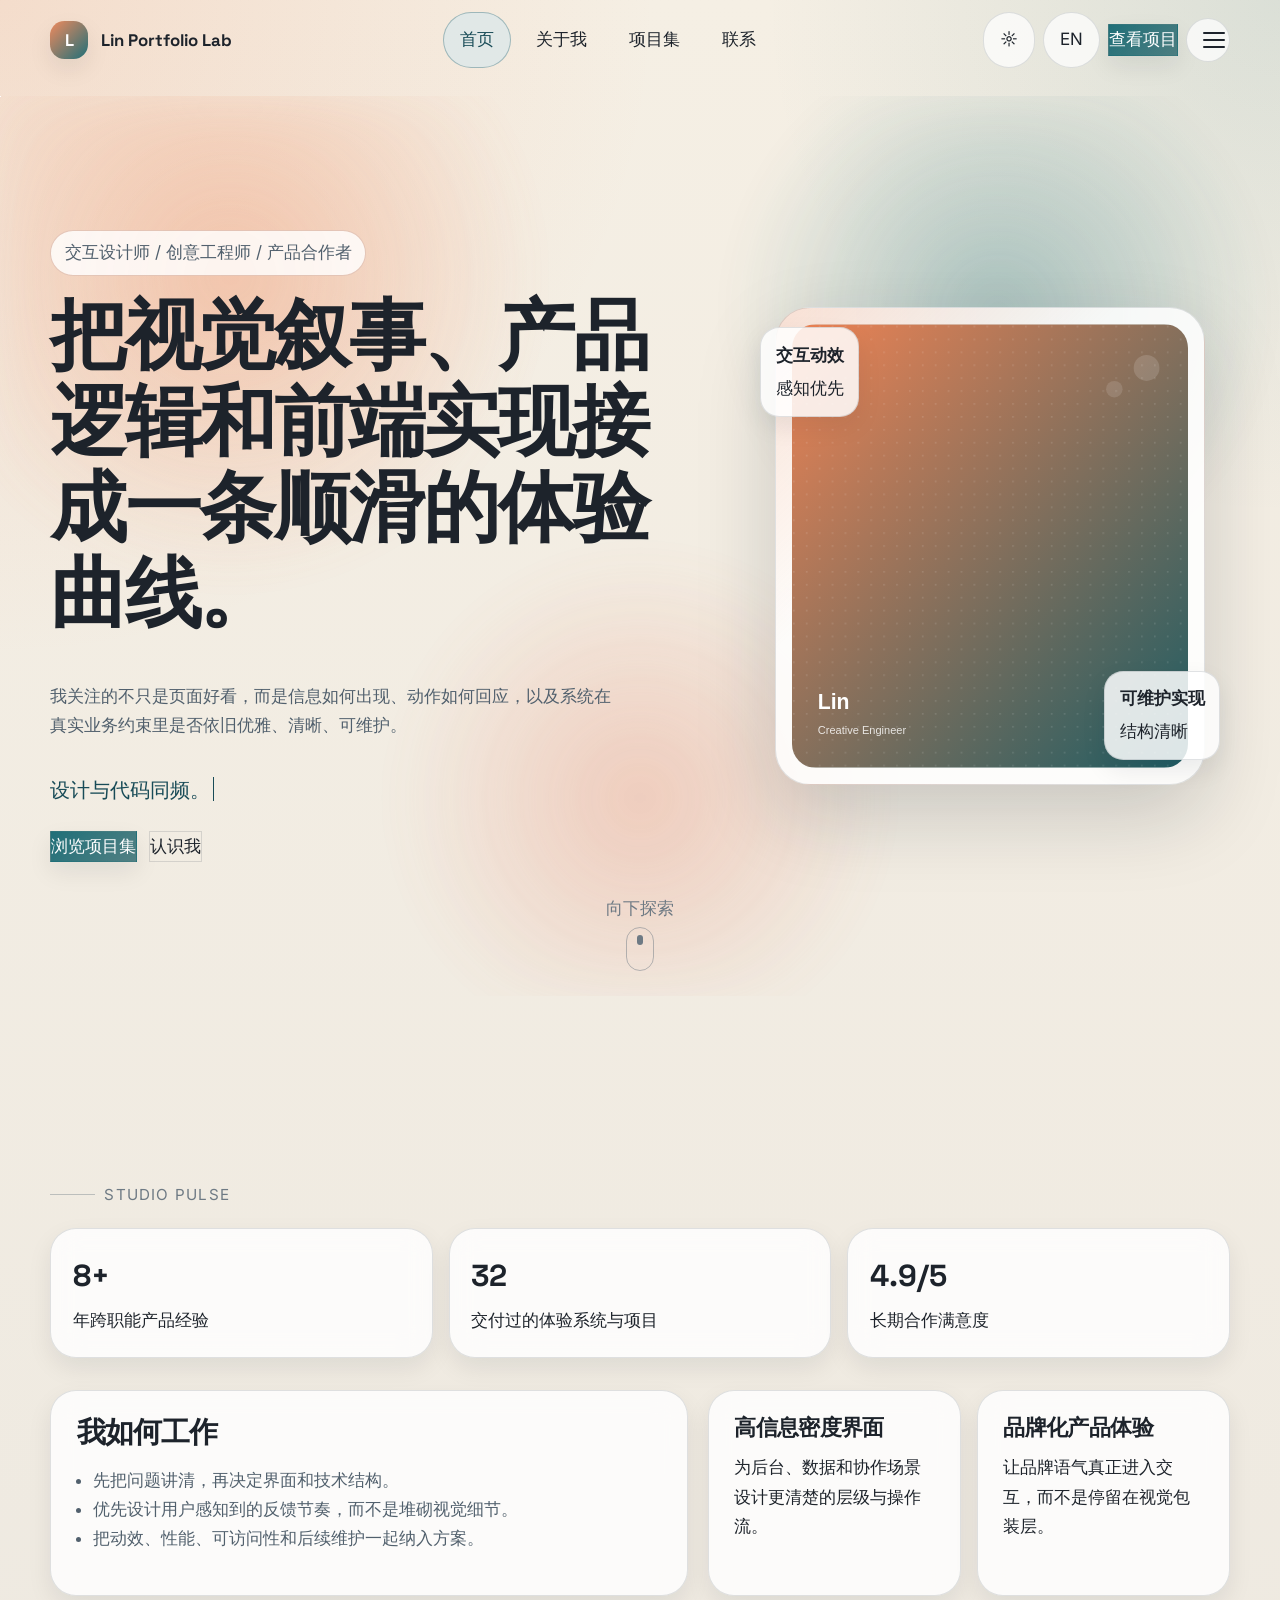
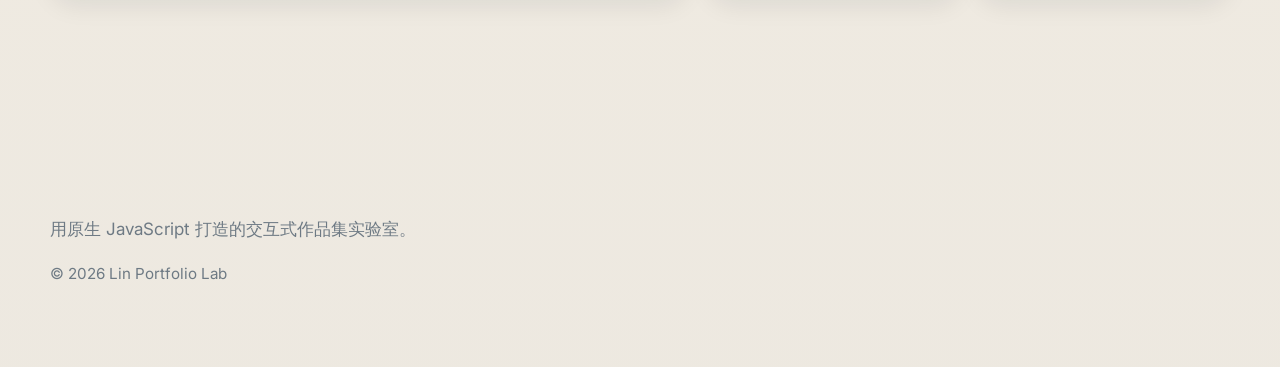
<file: codex/index.html>
<!DOCTYPE html>
<html lang="zh-CN">
<head>
  <meta charset="UTF-8" />
  <meta name="viewport" content="width=device-width, initial-scale=1.0" />
  <meta
    name="description"
    content="高保真交互式个人作品集网站，包含 SPA 路由、主题切换、粒子首屏、项目筛选、联系表单、PWA 与中英双语支持。"
  />
  <meta name="theme-color" content="#f5efe4" />
  <title>Lin Portfolio Lab</title>
  <link rel="icon" href="./assets/icon.svg" type="image/svg+xml" />
  <link rel="manifest" href="./manifest.webmanifest" />
  <link rel="preconnect" href="https://fonts.googleapis.com" />
  <link rel="preconnect" href="https://fonts.gstatic.com" crossorigin />
  <link
    href="https://fonts.googleapis.com/css2?family=Inter:wght@400;500;600;700;800&family=Space+Grotesk:wght@500;700&display=swap"
    rel="stylesheet"
  />
  <link rel="stylesheet" href="./styles/base.css" />
</head>
<body>
  <a class="skip-link" href="#app">跳到主要内容</a>

  <div class="cursor-dot" aria-hidden="true"></div>
  <div class="cursor-ring" aria-hidden="true"></div>

  <div class="site-shell">
    <header class="site-header" id="site-header"></header>

    <aside class="mobile-menu" id="mobile-menu" aria-hidden="true"></aside>

    <main id="app" tabindex="-1" aria-live="polite"></main>

    <footer class="site-footer">
      <p data-i18n="footer.note">用原生 JavaScript 打造的交互式作品集实验室。</p>
      <p class="footer-meta">© <span id="footer-year"></span> Lin Portfolio Lab</p>
    </footer>
  </div>

  <button
    class="back-to-top"
    id="back-to-top"
    type="button"
    aria-label="回到顶部"
    title="回到顶部"
  >
    <svg viewBox="0 0 48 48" aria-hidden="true">
      <circle class="progress-track" cx="24" cy="24" r="20"></circle>
      <circle class="progress-value" cx="24" cy="24" r="20"></circle>
    </svg>
    <span>↑</span>
  </button>

  <div id="modal-root" aria-live="polite"></div>
  <div id="toast-region" class="toast-region" aria-live="polite" aria-atomic="true"></div>
  <div id="live-region" class="sr-only" aria-live="assertive" aria-atomic="true"></div>
  <div id="chatbot-root"></div>

  <script type="module" src="./src/main.js"></script>
</body>
</html>
</file>
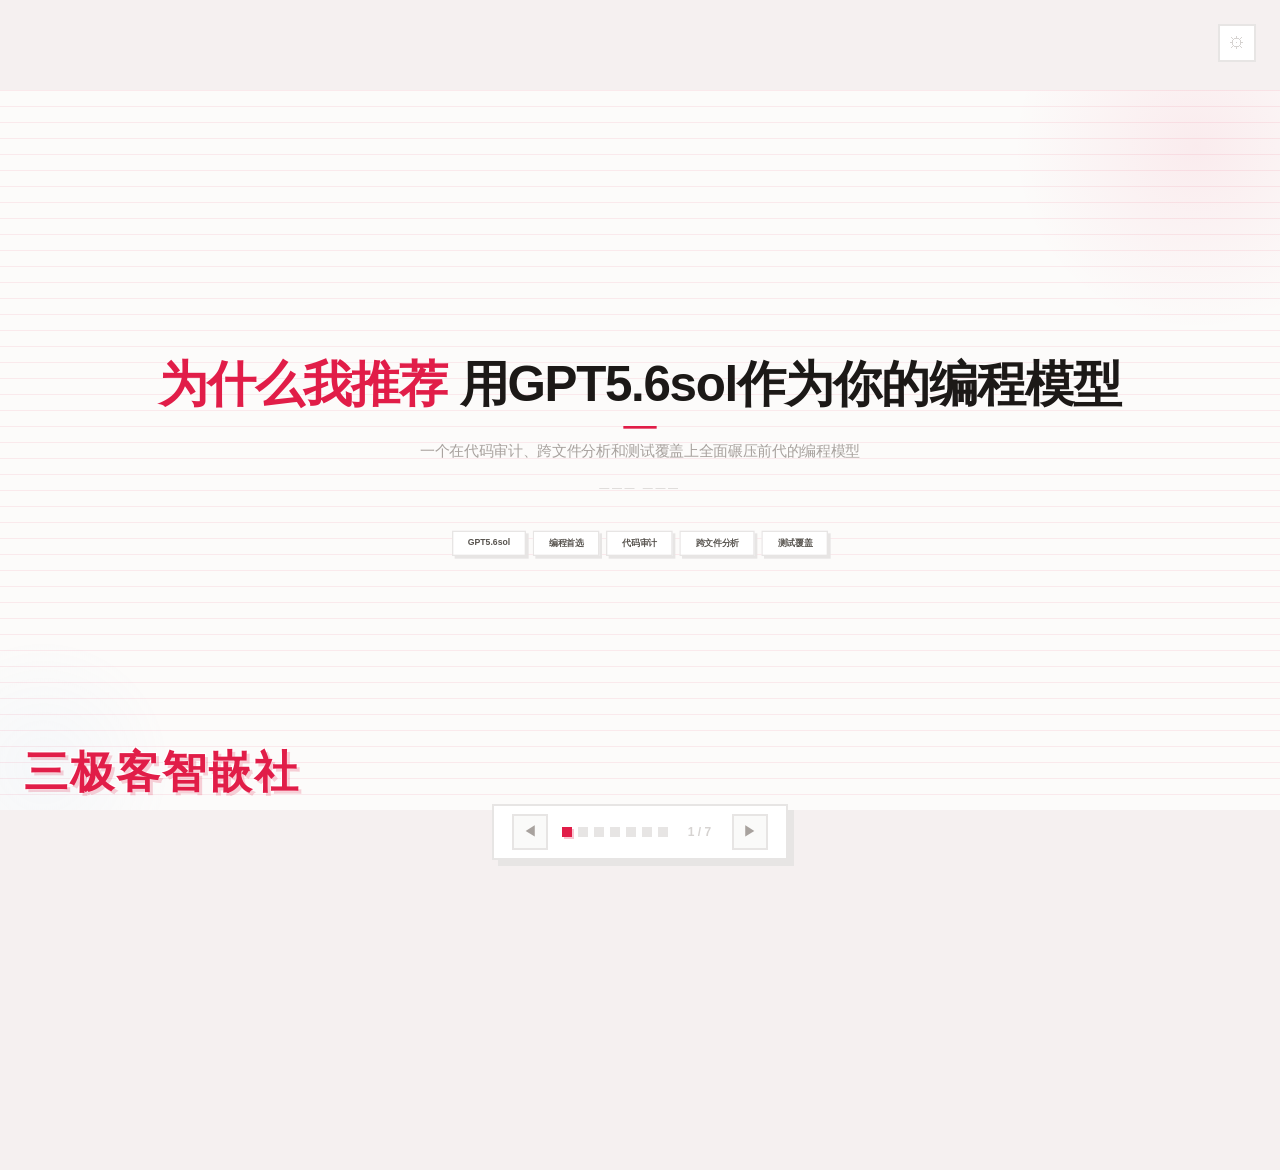
<file: what-can-xxx-do.html>
<!DOCTYPE html>
<html lang="zh-CN">

<head>
  <meta charset="UTF-8">
  <meta name="viewport" content="width=device-width, initial-scale=1.0">
  <title>XXX 可以做什么？</title>
  <style>
    *,
    *::before,
    *::after {
      margin: 0;
      padding: 0;
      box-sizing: border-box
    }

    html,
    body {
      width: 100%;
      height: 100%;
      overflow: hidden;
      background: #f5f0f0;
      font-family: 'Inter', -apple-system, BlinkMacSystemFont, "Segoe UI", "PingFang SC", "Hiragino Sans GB", "Microsoft YaHei", sans-serif
    }

    .stage {
      position: relative;
      width: 1920px;
      height: 1080px;
      transform-origin: 0 0;
      overflow: hidden;
      background: #fcfbfa;
      margin: 0 auto
    }

    .slide {
      position: absolute;
      inset: 0;
      display: flex;
      flex-direction: column;
      justify-content: center;
      align-items: center;
      padding: 80px 120px;
      opacity: 0;
      pointer-events: none;
      transition: opacity .7s cubic-bezier(.22, 1, .36, 1), transform .7s cubic-bezier(.22, 1, .36, 1);
      transform: scale(.97) translateY(20px)
    }

    .slide.active {
      opacity: 1;
      pointer-events: auto;
      transform: scale(1) translateY(0)
    }

    .bg-white {
      background: #fcfbfa
    }

    .bg-pink {
      background: #fdf2f4
    }

    .bg-blue {
      background: #f0f4ff
    }

    .bg-warm {
      background: #faf6f0
    }

    .bg-dark {
      background: #2d2a27
    }

    .bg-rose {
      background: linear-gradient(135deg, #fdf2f4 0%, #fcfbfa 40%, #f0f4ff 100%)
    }

    .bg-coral {
      background: linear-gradient(135deg, #f0f4ff 0%, #fcfbfa 40%, #fdf2f4 100%)
    }

    h1 {
      font-size: 74px;
      font-weight: 700;
      color: #1c1917;
      letter-spacing: -2px;
      line-height: 1.12
    }

    h2 {
      font-size: 42px;
      font-weight: 600;
      color: #1c1917;
      letter-spacing: -.5px;
      line-height: 1.2
    }

    .slide[style*="color"] h1,
    .slide[style*="color"] h2,
    .slide[style*="color"] .pg-desc,
    .slide[style*="color"] .cover-sub,
    .slide[style*="color"] .feat-card h3,
    .slide[style*="color"] .feat-card p,
    .slide[style*="color"] .prac-card h3,
    .slide[style*="color"] .prac-card p,
    .slide[style*="color"] .score-label,
    .slide[style*="color"] .score-val,
    .slide[style*="color"] .usecase-card h3,
    .slide[style*="color"] .usecase-card p,
    .slide[style*="color"] .cta-title,
    .slide[style*="color"] .cta-sub,
    .slide[style*="color"] .impr-quote,
    .slide[style*="color"] .impr-author strong,
    .slide[style*="color"] .cta-feature .lbl,
    .slide[style*="color"] .cover-badge,
    .slide[style*="color"] .usecase-tag {
      color: inherit
    }

    .accent {
      color: #e11d48
    }

    .page-tag {
      display: inline-block;
      background: #e11d48;
      color: #fff;
      font-size: 11px;
      font-weight: 700;
      padding: 5px 16px;
      letter-spacing: 1.5px;
      margin-bottom: 20px;
      text-transform: uppercase;
      box-shadow: 4px 4px 0 rgba(225, 29, 72, .2)
    }

    .pg-title {
      margin-bottom: 12px;
      text-align: center
    }

    .pg-desc {
      font-size: 17px;
      color: #a8a29e;
      margin-bottom: 40px;
      text-align: center;
      max-width: 680px;
      line-height: 1.7;
      font-weight: 400
    }

    .divider {
      width: 50px;
      height: 4px;
      background: #e11d48;
      margin: 20px auto 0
    }

    /* Wavy underline decoration */
    .wavy {
      position: relative;
      display: inline-block
    }

    .wavy::after {
      content: '';
      position: absolute;
      bottom: -2px;
      left: -4px;
      right: -4px;
      height: 8px;
      background: url("data:image/svg+xml,%3Csvg width='100' height='8' viewBox='0 0 100 8' xmlns='http://www.w3.org/2000/svg'%3E%3Cpath d='M0 4 C10 0 20 8 30 4 C40 0 50 8 60 4 C70 0 80 8 90 4 L100 4' stroke='%23e11d48' stroke-width='1.5' fill='none' opacity='.35'/%3E%3C/svg%3E") repeat-x;
      background-size: 50px 8px
    }

    /* Decorative blobs */
    .blob {
      position: absolute;
      pointer-events: none;
      z-index: 0;
      border-radius: 50%
    }

    .blob-1 {
      top: -160px;
      right: -140px;
      width: 460px;
      height: 460px;
      background: radial-gradient(circle, rgba(225, 29, 72, .06) 0%, transparent 65%);
      animation: blobDrift 8s ease-in-out infinite
    }

    .blob-2 {
      bottom: -140px;
      left: -120px;
      width: 380px;
      height: 380px;
      background: radial-gradient(circle, rgba(225, 29, 72, .04) 0%, transparent 65%);
      animation: blobDrift 10s ease-in-out infinite reverse
    }

    .blob-3 {
      top: 50%;
      left: -180px;
      width: 280px;
      height: 280px;
      background: radial-gradient(circle, rgba(147, 197, 253, .06) 0%, transparent 65%);
      transform: translateY(-50%);
      animation: blobDrift 9s ease-in-out infinite
    }

    .blob-4 {
      bottom: -80px;
      right: -100px;
      width: 320px;
      height: 320px;
      background: radial-gradient(circle, rgba(225, 29, 72, .03) 0%, transparent 65%);
      animation: blobDrift 11s ease-in-out infinite reverse
    }

    .blob-5 {
      top: -60px;
      left: -60px;
      width: 180px;
      height: 180px;
      border: 2px solid rgba(225, 29, 72, .06);
      animation: blobFloat 7s ease-in-out infinite
    }

    .blob-6 {
      bottom: -40px;
      right: -40px;
      width: 140px;
      height: 140px;
      border: 2px solid rgba(147, 197, 253, .06);
      animation: blobFloat 9s ease-in-out infinite reverse
    }

    .blob-7 {
      top: 140px;
      right: -120px;
      width: 360px;
      height: 360px;
      background: radial-gradient(circle, rgba(147, 197, 253, .05) 0%, transparent 65%);
      animation: blobDrift 8s ease-in-out infinite
    }

    @keyframes blobDrift {

      0%,
      100% {
        opacity: .6;
        transform: scale(1)
      }

      50% {
        opacity: 1;
        transform: scale(1.06)
      }
    }

    @keyframes blobFloat {

      0%,
      100% {
        transform: translate(0, 0)
      }

      50% {
        transform: translate(16px, -16px)
      }
    }

    @keyframes shimmer {
      0% {
        transform: translateX(-100%)
      }

      100% {
        transform: translateX(100%)
      }
    }

    @keyframes fadeSlideUp {
      from {
        opacity: 0;
        transform: translateY(20px)scale(.97)
      }

      to {
        opacity: 1;
        transform: translateY(0)scale(1)
      }
    }

    .dot-grid {
      position: absolute;
      inset: 0;
      pointer-events: none;
      z-index: 0;
      opacity: .04;
      background-image: radial-gradient(#d4d4d8 1px, transparent 1px);
      background-size: 32px 32px
    }

    /* ─── Slide 1: Cover ─── */
    .cover {
      overflow: hidden;
      padding: 0 120px
    }

    .cover::before {
      content: '';
      position: absolute;
      top: -240px;
      right: -200px;
      width: 650px;
      height: 650px;
      border-radius: 50%;
      background: radial-gradient(circle, rgba(225, 29, 72, .07) 0%, transparent 60%);
      animation: blobDrift 7s ease-in-out infinite
    }

    .cover::after {
      content: '';
      position: absolute;
      bottom: -160px;
      left: -160px;
      width: 450px;
      height: 450px;
      border-radius: 50%;
      background: radial-gradient(circle, rgba(147, 197, 253, .06) 0%, transparent 60%);
      animation: blobDrift 9s ease-in-out infinite reverse
    }

    .cover-sub {
      font-size: 22px;
      color: #a8a29e;
      margin-top: 16px;
      text-align: center;
      max-width: 760px;
      line-height: 1.6;
      font-weight: 400
    }

    .product-name {
      color: #e11d48
    }

    .cover-badges {
      display: flex;
      gap: 10px;
      margin-top: 44px;
      flex-wrap: wrap;
      justify-content: center
    }

    .cover-badge {
      padding: 8px 22px;
      font-size: 13px;
      font-weight: 600;
      color: #57534e;
      background: #fff;
      border: 2px solid #e7e5e4;
      transition: all .25s ease;
      box-shadow: 4px 4px 0 #e7e5e4
    }

    .cover-badge:hover {
      border-color: #e11d48;
      color: #e11d48;
      box-shadow: 4px 4px 0 rgba(225, 29, 72, .2);
      transform: translate(-2px, -2px)
    }

    /* ─── Slide 2: Features ─── */
    .feat-wrap {
      display: flex;
      flex-wrap: wrap;
      justify-content: center;
      gap: 20px;
      width: 100%;
      max-width: 1500px;
      position: relative;
      z-index: 1
    }

    .feat-card {
      background: #fff;
      padding: 28px 32px;
      border: 2px solid #e7e5e4;
      flex: 0 0 calc(50% - 10px);
      max-width: 680px;
      display: flex;
      align-items: flex-start;
      gap: 18px;
      transition: all .3s ease;
      box-shadow: 6px 6px 0 #e7e5e4
    }

    .feat-card:hover {
      border-color: #e11d48;
      box-shadow: 6px 6px 0 rgba(225, 29, 72, .2);
      transform: translate(-2px, -2px)
    }

    .feat-num {
      flex-shrink: 0;
      width: 44px;
      height: 44px;
      background: #fef2f2;
      color: #e11d48;
      font-size: 18px;
      font-weight: 700;
      display: flex;
      align-items: center;
      justify-content: center;
      border: 2px solid #fecaca
    }

    .feat-card h3 {
      font-size: 22px;
      margin-bottom: 6px;
      color: #292524;
      font-weight: 600
    }

    .feat-card p {
      font-size: 16px;
      color: #a8a29e;
      line-height: 1.7;
      font-weight: 400
    }

    /* ─── Unified Card Attachment ─── */
    .card-attach {
      margin-top: 14px
    }

    .card-attach-img {
      border: 2px solid #e7e5e4;
      background: #fafaf9;
      overflow: hidden
    }

    .card-attach-img img {
      display: block;
      width: 100%;
      height: auto;
      max-height: 280px;
      object-fit: contain
    }

    .card-attach-video {
      border: 2px solid #e7e5e4;
      background: #000;
      overflow: hidden
    }

    .card-attach-video video {
      display: block;
      width: 100%;
      height: auto;
      max-height: 320px;
      object-fit: contain
    }

    .card-attach-code {
      font-family: 'SF Mono', 'Fira Code', 'Consolas', monospace;
      font-size: 13px;
      background: #fafaf9;
      padding: 14px 18px;
      color: #57534e;
      line-height: 1.7;
      white-space: pre-wrap;
      border-left: 4px solid #e11d48;
      border: 2px solid #e7e5e4;
      border-left-width: 4px
    }

    .feat-card .card-attach-img {
      border-color: #fecaca;
      background: #fef2f2
    }

    .feat-card .card-attach-img img {
      max-height: 200px
    }

    /* ─── Slide 3: Practice ─── */
    .prac-grid {
      display: grid;
      grid-template-columns: 1fr 1fr;
      gap: 24px;
      width: 100%;
      max-width: 1400px;
      position: relative;
      z-index: 1
    }

    .prac-card {
      background: #fff;
      padding: 32px;
      transition: all .3s ease;
      border: 2px solid #e7e5e4;
      box-shadow: 6px 6px 0 #e7e5e4
    }

    .prac-card:hover {
      border-color: #e11d48;
      box-shadow: 6px 6px 0 rgba(225, 29, 72, .2);
      transform: translate(-2px, -2px)
    }

    .prac-card .label {
      display: inline-block;
      font-size: 11px;
      font-weight: 700;
      color: #e11d48;
      background: #fef2f2;
      padding: 3px 12px;
      margin-bottom: 12px;
      letter-spacing: .5px;
      border: 2px solid #fecaca
    }

    .prac-card h3 {
      font-size: 20px;
      margin-bottom: 8px;
      color: #292524;
      font-weight: 600
    }

    .prac-card p {
      font-size: 15px;
      color: #a8a29e;
      line-height: 1.7;
      font-weight: 400
    }

    /* ─── Slide 4: Impressions ─── */
    .impr-wrap {
      display: flex;
      flex-wrap: wrap;
      justify-content: center;
      gap: 20px;
      width: 100%;
      max-width: 1400px;
      position: relative;
      z-index: 1
    }

    .impr-card {
      background: #fff;
      padding: 32px;
      border: 2px solid #e7e5e4;
      flex: 0 0 calc(50% - 10px);
      max-width: 650px;
      transition: all .3s ease;
      position: relative;
      box-shadow: 6px 6px 0 #e7e5e4
    }

    .impr-card:hover {
      border-color: #e11d48;
      box-shadow: 6px 6px 0 rgba(225, 29, 72, .2);
      transform: translate(-2px, -2px)
    }

    .impr-card::before {
      content: '"';
      position: absolute;
      top: 8px;
      left: 16px;
      font-size: 44px;
      color: #fecaca;
      font-weight: 700;
      line-height: 1;
      font-family: Georgia, serif
    }

    .impr-quote {
      font-size: 18px;
      line-height: 1.8;
      color: #57534e;
      font-style: italic;
      margin-bottom: 18px;
      font-weight: 400
    }

    .impr-author {
      font-size: 14px;
      color: #d6d3d1;
      font-style: normal
    }

    .impr-author strong {
      color: #a8a29e;
      font-weight: 600
    }

    /* ─── Slide 5: Scoring ─── */
    .score-wrap {
      display: flex;
      flex-direction: column;
      gap: 20px;
      width: 100%;
      max-width: 1000px;
      position: relative;
      z-index: 1
    }

    .score-row {
      display: flex;
      align-items: center;
      gap: 20px
    }

    .score-label {
      width: 110px;
      font-size: 16px;
      font-weight: 600;
      color: #57534e;
      flex-shrink: 0;
      text-align: right
    }

    .score-bar-bg {
      flex: 1;
      height: 16px;
      background: #f5f5f4;
      border: 2px solid #e7e5e4;
      overflow: hidden
    }

    .score-bar-fill {
      height: 100%;
      background: #e11d48;
      transition: width 1.2s cubic-bezier(.22, 1, .36, 1);
      position: relative
    }

    .score-bar-fill::after {
      content: '';
      position: absolute;
      inset: 0;
      background: linear-gradient(90deg, transparent, rgba(255, 255, 255, .15), transparent);
      animation: shimmer 2.5s infinite
    }

    .score-val {
      width: 36px;
      font-size: 18px;
      font-weight: 700;
      color: #e11d48;
      flex-shrink: 0;
      font-family: 'SF Mono', monospace
    }

    .score-total {
      margin-top: 28px;
      text-align: center
    }

    .score-total .big {
      font-size: 54px;
      font-weight: 700;
      color: #e11d48;
      font-family: 'SF Mono', monospace;
      letter-spacing: -4px;
      text-shadow: 3px 3px 0 #fecaca
    }

    .score-total .lbl {
      font-size: 15px;
      color: #d6d3d1;
      margin-top: 4px;
      font-weight: 500
    }

    /* ─── Slide 6: Use Cases ─── */
    .usecase-wrap {
      display: flex;
      flex-wrap: wrap;
      justify-content: center;
      gap: 20px;
      width: 100%;
      max-width: 1500px;
      position: relative;
      z-index: 1
    }

    .usecase-card {
      background: #fff;
      padding: 32px 28px;
      border: 2px solid #e7e5e4;
      flex: 0 0 calc(33.33% - 14px);
      max-width: 460px;
      text-align: center;
      transition: all .3s ease;
      box-shadow: 6px 6px 0 #e7e5e4
    }

    .usecase-card:hover {
      transform: translate(-3px, -3px);
      border-color: #e11d48;
      box-shadow: 6px 6px 0 rgba(225, 29, 72, .2)
    }

    .usecase-icon {
      width: 60px;
      height: 60px;
      margin: 0 auto 16px;
      display: flex;
      align-items: center;
      justify-content: center;
      font-size: 26px;
      transition: transform .3s ease;
      border: 2px solid #e7e5e4;
      background: #fafaf9
    }

    .usecase-card:hover .usecase-icon {
      transform: scale(1.08)
    }

    .usecase-card:nth-child(1) .usecase-icon {
      border-color: #fecaca;
      background: #fef2f2
    }

    .usecase-card:nth-child(2) .usecase-icon {
      border-color: #bfdbfe;
      background: #eff6ff
    }

    .usecase-card:nth-child(3) .usecase-icon {
      border-color: #bbf7d0;
      background: #f0fdf4
    }

    .usecase-card:nth-child(4) .usecase-icon {
      border-color: #fde68a;
      background: #fffbeb
    }

    .usecase-card:nth-child(5) .usecase-icon {
      border-color: #ddd6fe;
      background: #f5f3ff
    }

    .usecase-card:nth-child(6) .usecase-icon {
      border-color: #fbcfe8;
      background: #fdf2f8
    }

    .usecase-card h3 {
      font-size: 20px;
      margin-bottom: 8px;
      color: #292524;
      font-weight: 600
    }

    .usecase-card p {
      font-size: 14px;
      color: #a8a29e;
      line-height: 1.7;
      font-weight: 400
    }

    .usecase-tag {
      display: inline-block;
      font-size: 11px;
      font-weight: 600;
      color: #d6d3d1;
      background: #fafaf9;
      padding: 3px 12px;
      margin-top: 12px;
      border: 2px solid #e7e5e4
    }

    /* ─── Slide 7: CTA / Conclusion ─── */
    .cta {
      overflow: hidden
    }

    .cta::before {
      content: '';
      position: absolute;
      top: -280px;
      right: -200px;
      width: 650px;
      height: 650px;
      border-radius: 50%;
      background: radial-gradient(circle, rgba(225, 29, 72, .07) 0%, transparent 55%);
      animation: blobDrift 8s ease-in-out infinite
    }

    .cta::after {
      content: '';
      position: absolute;
      bottom: -180px;
      left: -180px;
      width: 450px;
      height: 450px;
      border-radius: 50%;
      background: radial-gradient(circle, rgba(147, 197, 253, .05) 0%, transparent 55%);
      animation: blobDrift 10s ease-in-out infinite reverse
    }

    .cta-title {
      font-size: 54px;
      font-weight: 700;
      color: #1c1917;
      text-align: center;
      margin-bottom: 14px;
      line-height: 1.2;
      position: relative;
      z-index: 1;
      letter-spacing: -1px
    }

    .cta-sub {
      font-size: 18px;
      color: #a8a29e;
      text-align: center;
      max-width: 640px;
      line-height: 1.6;
      margin-bottom: 44px;
      position: relative;
      z-index: 1;
      font-weight: 400
    }

    .cta-btn {
      display: inline-block;
      padding: 16px 48px;
      background: #e11d48;
      color: #fff;
      font-size: 18px;
      font-weight: 700;
      border: 2px solid #e11d48;
      cursor: pointer;
      transition: all .25s ease;
      text-decoration: none;
      font-family: inherit;
      position: relative;
      z-index: 1;
      letter-spacing: .5px;
      box-shadow: 6px 6px 0 rgba(225, 29, 72, .25)
    }

    .cta-btn:hover {
      background: #be123c;
      border-color: #be123c;
      box-shadow: 4px 4px 0 rgba(225, 29, 72, .3);
      transform: translate(2px, 2px)
    }

    .cta-btn:active {
      transform: translate(4px, 4px);
      box-shadow: none
    }

    .cta-features {
      display: flex;
      gap: 48px;
      margin-bottom: 36px;
      position: relative;
      z-index: 1
    }

    .cta-feature {
      text-align: center
    }

    .cta-feature .num {
      font-size: 36px;
      font-weight: 700;
      color: #e11d48;
      font-family: 'SF Mono', monospace;
      letter-spacing: -2px;
      text-shadow: 3px 3px 0 #fecaca
    }

    .cta-feature .lbl {
      font-size: 13px;
      color: #d6d3d1;
      margin-top: 4px;
      font-weight: 500
    }

    /* ─── Extra Slides (iframe) ─── */
    .slide-iframe {
      padding: 0 !important;
      background: #fff
    }

    .slide-iframe iframe {
      width: 100%;
      height: 100%;
      border: none;
      position: absolute;
      inset: 0
    }

    /* ─── Navigation ─── */
    .nav-bar {
      position: fixed;
      bottom: 40px;
      left: 50%;
      transform: translateX(-50%);
      display: flex;
      align-items: center;
      gap: 14px;
      background: #fff;
      border: 2px solid #e7e5e4;
      padding: 8px 18px;
      z-index: 1000;
      box-shadow: 6px 6px 0 #e7e5e4
    }

    .nav-btn {
      width: 36px;
      height: 36px;
      border: 2px solid #e7e5e4;
      background: #fafaf9;
      color: #a8a29e;
      font-size: 14px;
      cursor: pointer;
      display: flex;
      align-items: center;
      justify-content: center;
      transition: all .2s ease
    }

    .nav-btn:hover {
      border-color: #e11d48;
      color: #e11d48;
      background: #fef2f2
    }

    .nav-dots {
      display: flex;
      gap: 6px
    }

    .nav-dot {
      width: 10px;
      height: 10px;
      background: #e7e5e4;
      border: none;
      cursor: pointer;
      padding: 0;
      transition: all .3s ease
    }

    .nav-dot.active {
      background: #e11d48;
      box-shadow: 2px 2px 0 rgba(225, 29, 72, .25)
    }

    .nav-dot:hover:not(.active) {
      background: #d6d3d1
    }

    .nav-counter {
      font-size: 12px;
      color: #d6d3d1;
      font-weight: 600;
      min-width: 36px;
      text-align: center
    }

    /* ─── Settings Button ─── */
    .settings-btn {
      position: fixed;
      right: 24px;
      top: 24px;
      width: 38px;
      height: 38px;
      border: 2px solid #e7e5e4;
      background: #fff;
      color: #d6d3d1;
      font-size: 16px;
      cursor: pointer;
      z-index: 2000;
      display: flex;
      align-items: center;
      justify-content: center;
      transition: all .25s ease;
      user-select: none
    }

    .settings-btn:hover {
      border-color: #e11d48;
      color: #e11d48;
      box-shadow: 3px 3px 0 rgba(225, 29, 72, .15);
      transform: translate(-1px, -1px)
    }

    /* ─── Settings Panel ─── */
    .settings-overlay {
      position: fixed;
      inset: 0;
      background: rgba(28, 25, 23, .3);
      z-index: 3000;
      display: none;
      align-items: center;
      justify-content: center
    }

    .settings-overlay.open {
      display: flex
    }

    .settings-panel {
      background: #fcfbfa;
      width: 960px;
      max-height: 85vh;
      overflow-y: auto;
      box-shadow: 12px 12px 0 rgba(28, 25, 23, .08);
      border: 2px solid #e7e5e4;
      padding: 36px 44px;
      animation: fadeSlideUp .35s ease
    }

    .settings-panel::-webkit-scrollbar {
      width: 6px
    }

    .settings-panel::-webkit-scrollbar-thumb {
      background: #e11d48
    }

    .settings-panel::-webkit-scrollbar-track {
      background: #f5f5f4
    }

    .settings-panel h2 {
      font-size: 26px;
      margin-bottom: 6px;
      letter-spacing: -.3px;
      color: #292524;
      font-weight: 700
    }

    .settings-panel .hint {
      font-size: 14px;
      color: #d6d3d1;
      margin-bottom: 28px;
      font-weight: 400
    }

    .settings-section {
      margin-bottom: 28px;
      padding-bottom: 24px;
      border-bottom: 2px solid #f5f5f4
    }

    .settings-section:last-child {
      border-bottom: none;
      margin-bottom: 0;
      padding-bottom: 0
    }

    .settings-section h3 {
      font-size: 16px;
      color: #57534e;
      margin-bottom: 16px;
      display: flex;
      align-items: center;
      gap: 8px;
      font-weight: 600
    }

    .settings-section h3::before {
      content: '';
      display: inline-block;
      width: 4px;
      height: 18px;
      background: #e11d48
    }

    .s-field {
      margin-bottom: 14px
    }

    .s-field label {
      display: block;
      font-size: 12px;
      font-weight: 600;
      color: #a8a29e;
      margin-bottom: 4px;
      white-space: nowrap
    }

    .s-field input,
    .s-field textarea {
      width: 100%;
      padding: 10px 14px;
      border: 2px solid #e7e5e4;
      font-size: 14px;
      font-family: inherit;
      color: #292524;
      outline: none;
      transition: all .2s ease;
      background: #fff
    }

    .s-field input:focus,
    .s-field textarea:focus {
      border-color: #e11d48;
      box-shadow: 3px 3px 0 rgba(225, 29, 72, .1);
      background: #fff
    }

    .s-field textarea {
      resize: vertical;
      min-height: 56px;
      line-height: 1.5
    }

    .s-row {
      display: flex;
      gap: 12px;
      align-items: flex-end;
      margin-bottom: 10px;
      padding: 12px 14px;
      background: #fafaf9;
      border: 2px solid #f5f5f4
    }

    .s-row .s-field {
      margin-bottom: 0;
      flex: 1
    }

    .s-del {
      width: 30px;
      height: 30px;
      border: 2px solid #fecaca;
      background: #fef2f2;
      color: #ef4444;
      font-size: 13px;
      cursor: pointer;
      flex-shrink: 0;
      display: flex;
      align-items: center;
      justify-content: center;
      transition: all .2s;
      line-height: 1
    }

    .s-del:hover {
      background: #fee2e2;
      border-color: #fca5a5
    }

    .s-add {
      margin-top: 6px;
      padding: 7px 16px;
      border: 2px dashed #e7e5e4;
      background: transparent;
      color: #d6d3d1;
      font-size: 13px;
      cursor: pointer;
      transition: all .2s;
      font-family: inherit;
      font-weight: 500
    }

    .s-add:hover {
      border-color: #e11d48;
      color: #e11d48;
      background: #fef2f2
    }

    .s-actions {
      display: flex;
      gap: 12px;
      justify-content: flex-end;
      margin-top: 8px;
      padding-top: 18px;
      border-top: 2px solid #f5f5f4
    }

    .s-btn {
      padding: 10px 28px;
      border: 2px solid #e7e5e4;
      background: #fff;
      font-size: 14px;
      font-weight: 600;
      cursor: pointer;
      transition: all .2s ease;
      font-family: inherit;
      color: #a8a29e
    }

    .s-btn-primary {
      background: #e11d48;
      color: #fff;
      border-color: #e11d48;
      box-shadow: 4px 4px 0 rgba(225, 29, 72, .2)
    }

    .s-btn-primary:hover {
      background: #be123c;
      border-color: #be123c;
      box-shadow: 3px 3px 0 rgba(225, 29, 72, .25);
      transform: translate(1px, 1px)
    }

    .s-btn-cancel {
      background: #fafaf9
    }

    .s-btn-cancel:hover {
      background: #f5f5f4;
      border-color: #d6d3d1;
      transform: translate(1px, 1px);
      box-shadow: 2px 2px 0 #e7e5e4
    }

    .s-field.s-sm {
      flex: 0 0 100px
    }

    .s-field.s-num input {
      text-align: center
    }

    .s-field input[type="color"] {
      width: 44px;
      height: 36px;
      padding: 2px;
      cursor: pointer;
      border: 2px solid #e7e5e4
    }

    .preset-wrap {
      display: flex;
      flex-wrap: wrap;
      gap: 8px
    }

    .preset-btn {
      display: flex;
      align-items: center;
      gap: 4px;
      padding: 6px 10px;
      border: 2px solid #e7e5e4;
      background: #fff;
      cursor: pointer;
      transition: all .2s ease;
      font-family: inherit;
      font-size: 11px;
      color: #57534e;
      font-weight: 500
    }

    .preset-btn:hover {
      border-color: #e11d48;
      box-shadow: 2px 2px 0 rgba(225, 29, 72, .12);
      transform: translate(-1px, -1px)
    }

    .preset-btn span {
      border-radius: 0;
      flex-shrink: 0
    }

    .preset-name {
      margin-left: 2px
    }

    /* ─── Card Modal ─── */
    .card-modal-overlay {
      position: fixed;
      inset: 0;
      z-index: 5000;
      background: rgba(28, 25, 23, .5);
      display: none;
      align-items: center;
      justify-content: center;
      backdrop-filter: blur(4px)
    }

    .card-modal-overlay.open {
      display: flex
    }

    .card-modal {
      background: #fcfbfa;
      max-width: 1400px;
      width: 90%;
      max-height: 85vh;
      overflow-y: auto;
      box-shadow: 16px 16px 0 rgba(28, 25, 23, .1);
      border: 2px solid #e7e5e4;
      padding: 48px 56px;
      animation: fadeSlideUp .35s ease;
      position: relative
    }

    .card-modal::-webkit-scrollbar {
      width: 6px
    }

    .card-modal::-webkit-scrollbar-thumb {
      background: #e11d48
    }

    .card-modal::-webkit-scrollbar-track {
      background: #f5f5f4
    }

    .card-modal-close {
      position: absolute;
      top: 16px;
      right: 16px;
      width: 36px;
      height: 36px;
      border: 2px solid #e7e5e4;
      background: #fff;
      color: #a8a29e;
      font-size: 16px;
      cursor: pointer;
      display: flex;
      align-items: center;
      justify-content: center;
      transition: all .2s;
      line-height: 1
    }

    .card-modal-close:hover {
      border-color: #e11d48;
      color: #e11d48;
      box-shadow: 3px 3px 0 rgba(225, 29, 72, .15);
      transform: translate(-1px, -1px)
    }

    .card-modal h2 {
      font-size: 32px;
      margin-bottom: 16px;
      color: #1c1917;
      font-weight: 700
    }

    .card-modal .cm-label {
      display: inline-block;
      font-size: 12px;
      font-weight: 700;
      color: #e11d48;
      background: #fef2f2;
      padding: 4px 14px;
      margin-bottom: 14px;
      border: 2px solid #fecaca
    }

    .card-modal p {
      font-size: 18px;
      color: #57534e;
      line-height: 1.8;
      margin-bottom: 20px;
      font-weight: 400
    }

    .card-modal .cm-code {
      font-family: 'SF Mono', 'Fira Code', 'Consolas', monospace;
      font-size: 14px;
      background: #fafaf9;
      padding: 20px 24px;
      color: #57534e;
      line-height: 1.8;
      white-space: pre-wrap;
      border-left: 4px solid #e11d48;
      border: 2px solid #e7e5e4;
      border-left-width: 4px;
      margin-top: 12px
    }

    .card-modal .cm-quote {
      font-size: 22px;
      line-height: 1.9;
      color: #292524;
      font-style: italic;
      padding: 24px 32px;
      background: #fafaf9;
      border: 2px solid #e7e5e4;
      margin-bottom: 16px
    }

    .card-modal .cm-author {
      font-size: 16px;
      color: #a8a29e;
      text-align: right
    }

    .card-modal .cm-author strong {
      color: #57534e
    }

    .card-modal .cm-img {
      margin-top: 16px;
      border: 2px solid #e7e5e4;
      overflow: hidden
    }

    .card-modal .cm-img img {
      display: block;
      width: 100%;
      height: auto;
      max-height: 500px;
      object-fit: contain
    }

    .card-modal .card-attach {
      margin-top: 16px
    }

    .card-modal .card-attach-img {
      border: 2px solid #e7e5e4;
      background: #fafaf9;
      overflow: hidden
    }

    .card-modal .card-attach-img img {
      display: block;
      width: 100%;
      height: auto;
      max-height: 500px;
      object-fit: contain
    }

    .card-modal .card-attach-video {
      border: 2px solid #e7e5e4;
      background: #000;
      overflow: hidden
    }

    .card-modal .card-attach-video video {
      display: block;
      width: 100%;
      height: auto;
      max-height: 500px;
      object-fit: contain
    }

    .card-modal .card-attach-code {
      font-family: 'SF Mono', 'Fira Code', 'Consolas', monospace;
      font-size: 14px;
      background: #fafaf9;
      padding: 20px 24px;
      color: #57534e;
      line-height: 1.8;
      white-space: pre-wrap;
      border-left: 4px solid #e11d48;
      border: 2px solid #e7e5e4;
      border-left-width: 4px
    }

    .card-modal .cm-grid {
      display: grid;
      grid-template-columns: 1fr 1fr;
      gap: 16px;
      margin-top: 12px
    }

    .card-modal .cm-grid-item {
      padding: 16px;
      border: 2px solid #f5f5f4;
      background: #fafaf9
    }

    .card-modal .cm-grid-item h4 {
      font-size: 16px;
      color: #292524;
      font-weight: 600;
      margin-bottom: 4px
    }

    .card-modal .cm-grid-item p {
      font-size: 14px;
      color: #a8a29e;
      margin-bottom: 0
    }

    /* ─── Cartoon Text ─── */
    .cartoon-text {
      position: fixed;
      z-index: 998;
      font-size: 44px;
      font-weight: 900;
      font-family: 'Comic Sans MS', 'Chalkboard SE', 'Segoe Print', 'PingFang SC', 'Microsoft YaHei', cursive;
      cursor: default;
      user-select: none;
      line-height: 1.2;
      pointer-events: none;
      letter-spacing: 2px;
      display: inline-block;
      white-space: pre
    }

    .ct-char {
      display: inline-block;
      transform-origin: center bottom
    }

    .ct-char.anim-bounce {
      animation: bounce 1.6s ease-in-out infinite
    }

    .ct-char.anim-wiggle {
      animation: animWiggle .7s ease-in-out infinite
    }

    .ct-char.anim-spin {
      animation: animSpin 2.2s linear infinite
    }

    .ct-char.anim-pulse {
      animation: animPulse 1.3s ease-in-out infinite
    }

    .ct-char.anim-shake {
      animation: animShake .6s ease-in-out infinite
    }

    .ct-char.anim-float {
      animation: animFloat 3.2s ease-in-out infinite
    }

    @keyframes bounce {

      0%,
      100% {
        transform: translateY(0) scale(1, 1)
      }

      20% {
        transform: translateY(-22px) scale(1.06, .94)
      }

      40% {
        transform: translateY(0) scale(.96, 1.04)
      }

      55% {
        transform: translateY(-10px) scale(1.02, .98)
      }

      70% {
        transform: translateY(0) scale(.99, 1.01)
      }
    }

    @keyframes animWiggle {

      0%,
      100% {
        transform: rotate(0deg)
      }

      25% {
        transform: rotate(-8deg)
      }

      75% {
        transform: rotate(8deg)
      }
    }

    @keyframes animSpin {
      0% {
        transform: rotate(0deg) scale(1)
      }

      50% {
        transform: rotate(180deg) scale(1.08)
      }

      100% {
        transform: rotate(360deg) scale(1)
      }
    }

    @keyframes animPulse {

      0%,
      100% {
        transform: scale(1)
      }

      50% {
        transform: scale(1.18)
      }
    }

    @keyframes animShake {

      0%,
      100% {
        transform: translateX(0)
      }

      20% {
        transform: translateX(-8px) rotate(-3deg)
      }

      40% {
        transform: translateX(8px) rotate(3deg)
      }

      60% {
        transform: translateX(-5px) rotate(-2deg)
      }

      80% {
        transform: translateX(5px) rotate(2deg)
      }
    }

    @keyframes animFloat {

      0%,
      100% {
        transform: translateY(0) rotate(-1deg)
      }

      33% {
        transform: translateY(-14px) rotate(2deg)
      }

      66% {
        transform: translateY(-5px) rotate(-1deg)
      }
    }

    /* ─── Custom Page: Block Templates ─── */
    .custom-slide {
      overflow-y: auto;
      align-items: stretch;
      justify-content: flex-start;
      padding: 60px 120px 80px;
      gap: 0
    }

    .custom-slide .cp-header {
      text-align: center;
      margin-bottom: 36px;
      position: relative;
      z-index: 1
    }

    .cp-block {
      width: 100%;
      max-width: 1500px;
      margin: 0 auto 24px;
      position: relative;
      z-index: 1
    }

    /* Block border styles */
    .blk-frame-solid {
      border: 2px solid #e7e5e4;
      background: #fff;
      padding: 32px;
      box-shadow: 6px 6px 0 #e7e5e4;
      transition: all .3s ease;
      cursor: pointer
    }

    .blk-frame-solid:hover {
      border-color: #e11d48;
      box-shadow: 6px 6px 0 rgba(225, 29, 72, .2);
      transform: translate(-2px, -2px)
    }

    .blk-frame-dashed {
      border: 2px dashed #d6d3d1;
      background: #fafaf9;
      padding: 32px;
      transition: all .3s ease;
      cursor: pointer
    }

    .blk-frame-dashed:hover {
      border-color: #e11d48;
      background: #fff;
      transform: translate(-1px, -1px)
    }

    .blk-frame-double {
      border: 4px double #e7e5e4;
      background: #fff;
      padding: 32px;
      box-shadow: 4px 4px 0 #f5f5f4;
      transition: all .3s ease;
      cursor: pointer
    }

    .blk-frame-double:hover {
      border-color: #e11d48;
      box-shadow: 4px 4px 0 rgba(225, 29, 72, .12);
      transform: translate(-1px, -1px)
    }

    .blk-frame-rounded {
      border: 2px solid #e7e5e4;
      border-radius: 16px;
      background: #fff;
      padding: 32px;
      box-shadow: 6px 6px 0 #e7e5e4;
      transition: all .3s ease;
      cursor: pointer
    }

    .blk-frame-rounded:hover {
      border-color: #e11d48;
      box-shadow: 6px 6px 0 rgba(225, 29, 72, .2);
      transform: translate(-2px, -2px)
    }

    .blk-frame-accent {
      border: 2px solid #e11d48;
      background: #fff;
      padding: 32px;
      box-shadow: 6px 6px 0 rgba(225, 29, 72, .2);
      transition: all .3s ease;
      cursor: pointer
    }

    .blk-frame-accent:hover {
      box-shadow: 8px 8px 0 rgba(225, 29, 72, .3);
      transform: translate(-2px, -2px)
    }

    .blk-frame-accent::before {
      content: '';
      position: absolute;
      top: 0;
      left: 0;
      right: 0;
      height: 4px;
      background: #e11d48
    }

    /* Template: hero-text */
    .blk-hero {
      text-align: center;
      padding: 40px 0
    }

    .blk-hero h2 {
      font-size: 48px;
      font-weight: 700;
      color: #1c1917;
      margin-bottom: 12px;
      line-height: 1.2;
      letter-spacing: -1px
    }

    .blk-hero .blk-subtitle {
      font-size: 20px;
      color: #a8a29e;
      margin-bottom: 28px;
      line-height: 1.6;
      max-width: 700px;
      margin-left: auto;
      margin-right: auto
    }

    .blk-hero .blk-media {
      margin-top: 20px;
      border: 2px solid #e7e5e4;
      overflow: hidden;
      max-width: 900px;
      margin-left: auto;
      margin-right: auto
    }

    .blk-hero .blk-media img,
    .blk-hero .blk-media video {
      display: block;
      width: 100%;
      height: auto;
      max-height: 480px;
      object-fit: contain
    }

    /* Template: two-col */
    .blk-twocol {
      display: flex;
      gap: 40px;
      align-items: center;
      padding: 24px 16px
    }

    .blk-twocol.reverse {
      flex-direction: row-reverse
    }

    .blk-twocol .blk-text {
      flex: 1
    }

    .blk-twocol .blk-text h3 {
      font-size: 32px;
      font-weight: 700;
      color: #1c1917;
      margin-bottom: 12px;
      line-height: 1.2
    }

    .blk-twocol .blk-text p {
      font-size: 17px;
      color: #57534e;
      line-height: 1.8;
      font-weight: 400
    }

    .blk-twocol .blk-media-wrap {
      flex: 1;
      border: 2px solid #e7e5e4;
      overflow: hidden;
      background: #fafaf9
    }

    .blk-twocol .blk-media-wrap img,
    .blk-twocol .blk-media-wrap video {
      display: block;
      width: 100%;
      height: auto;
      max-height: 420px;
      object-fit: contain
    }

    /* Template: gallery */
    .blk-gallery {
      padding: 16px 0
    }

    .blk-gallery h3 {
      font-size: 28px;
      font-weight: 700;
      color: #1c1917;
      margin-bottom: 20px;
      text-align: center
    }

    .blk-gallery .gallery-grid {
      display: grid;
      grid-template-columns: repeat(3, 1fr);
      gap: 16px
    }

    .blk-gallery .gallery-item {
      border: 2px solid #e7e5e4;
      overflow: hidden;
      background: #fafaf9;
      transition: all .3s ease;
      box-shadow: 4px 4px 0 #e7e5e4
    }

    .blk-gallery .gallery-item:hover {
      border-color: #e11d48;
      box-shadow: 4px 4px 0 rgba(225, 29, 72, .2);
      transform: translate(-2px, -2px)
    }

    .blk-gallery .gallery-item img,
    .blk-gallery .gallery-item video {
      display: block;
      width: 100%;
      height: 200px;
      object-fit: cover
    }

    .blk-gallery .gallery-item .gallery-caption {
      padding: 10px 14px;
      font-size: 14px;
      color: #57534e;
      line-height: 1.5
    }

    /* Template: quote */
    .blk-quote {
      padding: 32px 0;
      text-align: center
    }

    .blk-quote .quote-text {
      font-size: 28px;
      line-height: 1.8;
      color: #292524;
      font-style: italic;
      max-width: 900px;
      margin: 0 auto 20px;
      position: relative;
      padding: 24px 40px;
      background: #fafaf9;
      border: 2px solid #e7e5e4
    }

    .blk-quote .quote-text::before {
      content: '\201C';
      position: absolute;
      top: -8px;
      left: 16px;
      font-size: 64px;
      color: #fecaca;
      font-family: Georgia, serif;
      line-height: 1
    }

    .blk-quote .quote-author {
      font-size: 16px;
      color: #a8a29e;
      font-weight: 500
    }

    .blk-quote .quote-author strong {
      color: #57534e
    }

    /* Template: feature-list */
    .blk-flist {
      padding: 16px 0
    }

    .blk-flist h3 {
      font-size: 28px;
      font-weight: 700;
      color: #1c1917;
      margin-bottom: 20px;
      text-align: center
    }

    .blk-flist .flist-grid {
      display: grid;
      grid-template-columns: repeat(2, 1fr);
      gap: 16px
    }

    .blk-flist .flist-item {
      display: flex;
      align-items: flex-start;
      gap: 14px;
      padding: 20px 24px;
      background: #fff;
      border: 2px solid #e7e5e4;
      transition: all .3s ease;
      box-shadow: 4px 4px 0 #e7e5e4
    }

    .blk-flist .flist-item:hover {
      border-color: #e11d48;
      box-shadow: 4px 4px 0 rgba(225, 29, 72, .2);
      transform: translate(-2px, -2px)
    }

    .blk-flist .flist-icon {
      flex-shrink: 0;
      width: 44px;
      height: 44px;
      display: flex;
      align-items: center;
      justify-content: center;
      font-size: 20px;
      border: 2px solid #e7e5e4;
      background: #fef2f2
    }

    .blk-flist .flist-content h4 {
      font-size: 18px;
      font-weight: 600;
      color: #292524;
      margin-bottom: 4px
    }

    .blk-flist .flist-content p {
      font-size: 14px;
      color: #a8a29e;
      line-height: 1.6
    }

    /* Template: video */
    .blk-video {
      padding: 20px 0;
      text-align: center
    }

    .blk-video h3 {
      font-size: 28px;
      font-weight: 700;
      color: #1c1917;
      margin-bottom: 8px
    }

    .blk-video .blk-subtitle {
      font-size: 16px;
      color: #a8a29e;
      margin-bottom: 20px;
      max-width: 600px;
      margin-left: auto;
      margin-right: auto
    }

    .blk-video .video-container {
      border: 2px solid #e7e5e4;
      overflow: hidden;
      max-width: 1000px;
      margin: 0 auto;
      background: #000
    }

    .blk-video .video-container video {
      display: block;
      width: 100%;
      height: auto;
      max-height: 520px;
      object-fit: contain
    }

    /* Template: stats */
    .blk-stats {
      padding: 24px 0;
      text-align: center
    }

    .blk-stats h3 {
      font-size: 28px;
      font-weight: 700;
      color: #1c1917;
      margin-bottom: 28px
    }

    .blk-stats .stats-row {
      display: flex;
      justify-content: center;
      gap: 40px
    }

    .blk-stats .stat-item {
      padding: 24px 32px;
      background: #fff;
      border: 2px solid #e7e5e4;
      min-width: 160px;
      transition: all .3s ease;
      box-shadow: 4px 4px 0 #e7e5e4
    }

    .blk-stats .stat-item:hover {
      border-color: #e11d48;
      box-shadow: 4px 4px 0 rgba(225, 29, 72, .2);
      transform: translate(-2px, -2px)
    }

    .blk-stats .stat-value {
      font-size: 40px;
      font-weight: 700;
      color: #e11d48;
      font-family: 'SF Mono', monospace;
      letter-spacing: -2px;
      text-shadow: 3px 3px 0 #fecaca
    }

    .blk-stats .stat-label {
      font-size: 14px;
      color: #a8a29e;
      margin-top: 6px;
      font-weight: 500
    }

    /* Custom page scrollbar */
    .custom-slide::-webkit-scrollbar {
      width: 4px
    }

    .custom-slide::-webkit-scrollbar-thumb {
      background: #e11d48
    }

    /* ─── Entrance Animations ─── */
    .slide > * {
      opacity: 0;
      transform: translateY(20px)
    }

    .slide > .dot-grid,
    .slide > .blob,
    .slide > .deco {
      opacity: .04;
      animation: none !important;
      transform: none !important
    }

    .slide > .bg-pattern {
      animation: none !important;
      transform: none !important
    }

    @keyframes entSlideUp {
      from { opacity: 0; transform: translateY(20px) }
      to { opacity: 1; transform: translateY(0) }
    }
    @keyframes entFadeIn {
      from { opacity: 0 } to { opacity: 1 }
    }
    @keyframes entSlideLeft {
      from { opacity: 0; transform: translateX(36px) }
      to { opacity: 1; transform: translateX(0) }
    }
    @keyframes entSlideRight {
      from { opacity: 0; transform: translateX(-36px) }
      to { opacity: 1; transform: translateX(0) }
    }
    @keyframes entScaleIn {
      from { opacity: 0; transform: scale(.88) }
      to { opacity: 1; transform: scale(1) }
    }
    @keyframes entBlurIn {
      from { opacity: 0; filter: blur(8px) }
      to { opacity: 1; filter: blur(0) }
    }
    @keyframes entFlipIn {
      from { opacity: 0; transform: perspective(600px) rotateX(-10deg) }
      to { opacity: 1; transform: perspective(600px) rotateX(0) }
    }
    @keyframes entPopIn {
      0% { opacity: 0; transform: scale(.6) }
      60% { opacity: 1; transform: scale(1.05) }
      100% { opacity: 1; transform: scale(1) }
    }
    @keyframes entDriftUp {
      from { opacity: 0; transform: translateY(32px) translateX(-10px) }
      to { opacity: 1; transform: translateY(0) translateX(0) }
    }
    @keyframes entZoomUp {
      from { opacity: 0; transform: scale(.94) translateY(12px) }
      to { opacity: 1; transform: scale(1) translateY(0) }
    }

    .ent-fadeSlideUp { animation: entSlideUp .5s cubic-bezier(.22,1,.36,1) both }
    .ent-fadeIn { animation: entFadeIn .45s ease both }
    .ent-fadeSlideLeft { animation: entSlideLeft .5s cubic-bezier(.22,1,.36,1) both }
    .ent-fadeSlideRight { animation: entSlideRight .5s cubic-bezier(.22,1,.36,1) both }
    .ent-scaleIn { animation: entScaleIn .5s cubic-bezier(.22,1,.36,1) both }
    .ent-blurIn { animation: entBlurIn .55s ease both }
    .ent-flipIn { animation: entFlipIn .55s cubic-bezier(.22,1,.36,1) both }
    .ent-popIn { animation: entPopIn .5s cubic-bezier(.22,1,.36,1) both }
    .ent-driftUp { animation: entDriftUp .55s cubic-bezier(.22,1,.36,1) both }
    .ent-zoomUp { animation: entZoomUp .5s cubic-bezier(.22,1,.36,1) both }

    .slide.active > .no-entrance,
    .slide.active > .no-entrance > * {
      animation: none !important;
      opacity: 1;
      transform: none;
      filter: none
    }

    .ent-child-fade {
      animation: entFadeIn .4s ease both
    }

    /* ─── Background Pattern Overlay ─── */
    .bg-pattern {
      position: absolute;
      inset: 0;
      pointer-events: none;
      z-index: 0;
      overflow: hidden
    }
  </style>
</head>

<body>

  <div class="stage" id="stage"></div>

  <button class="settings-btn" id="settingsBtn" title="编辑内容">⚙</button>

  <div class="settings-overlay" id="settingsOverlay">
    <div class="settings-panel" id="settingsPanel">
      <h2>编辑内容</h2>
      <p class="hint">修改后点击「应用」即时更新幻灯片</p>
      <div id="settingsBody"></div>
      <div class="s-actions">
        <button class="s-btn"
          style="background:transparent;color:#d6d3d1;font-size:12px;margin-right:auto;border:2px solid #f5f5f4;font-weight:500"
          id="settingsReset">恢复默认</button>
        <button class="s-btn s-btn-cancel" id="settingsCancel">取消</button>
        <button class="s-btn s-btn-primary" id="settingsApply">应用</button>
      </div>
    </div>
  </div>

  <div class="nav-bar" id="navBar">
    <button class="nav-btn" id="prevBtn">◀</button>
    <div class="nav-dots" id="navDots"></div>
    <span class="nav-counter" id="navCounter">1 / 7</span>
    <button class="nav-btn" id="nextBtn">▶</button>
  </div>

  <div class="cartoon-text" id="cartoonText">加油！</div>

  <div class="card-modal-overlay" id="cardModal">
    <div class="card-modal" id="cardModalBody">
      <button class="card-modal-close" id="cardModalClose">✕</button>
      <div id="cardModalContent"></div>
    </div>
  </div>

  <script>
    let DATA = {}

    const STORAGE_KEY = 'what-can-xxx-do-data-v2'

    function loadSavedData() {
      try {
        const raw = localStorage.getItem(STORAGE_KEY)
        if (raw) {
          const saved = JSON.parse(raw)
          deepMerge(DATA, saved)
        }
      } catch (_) { }
    }

    function deepMerge(target, source) {
      Object.keys(source).forEach(k => {
        if (Array.isArray(source[k])) {
          target[k] = source[k]
        } else if (typeof source[k] === 'object' && source[k] !== null && typeof target[k] === 'object') {
          deepMerge(target[k], source[k])
        } else {
          target[k] = source[k]
        }
      })
    }

    function saveData() {
      localStorage.setItem(STORAGE_KEY, JSON.stringify(DATA))
    }

    fetch('data.json')
      .then(r => r.json())
      .then(json => {
        DATA = json
        loadSavedData()
        migrateOldStorage()
        loadPlugins().then(() => init())
      })
      .catch(() => {
        init()
      })

    function migrateOldStorage() {
      try {
        const oldRaw = localStorage.getItem('what-can-xxx-do-data')
        if (oldRaw) {
          const old = JSON.parse(oldRaw)
          if (old.features && Array.isArray(old.features) && !localStorage.getItem(STORAGE_KEY)) {
            localStorage.setItem(STORAGE_KEY, JSON.stringify({
              cover: old.cover || DATA.cover,
              features: { title: DATA.features?.title, desc: DATA.features?.desc, items: old.features },
              practices: { title: DATA.practices?.title, desc: DATA.practices?.desc, items: old.practices },
              impressions: { title: DATA.impressions?.title, desc: DATA.impressions?.desc, items: old.impressions },
              scores: { title: DATA.scores?.title, desc: DATA.scores?.desc, items: old.scores },
              usecases: DATA.usecases,
              cta: DATA.cta,
            }))
          }
        }
      } catch (_) { }
    }

    /* ─── Animation Plugin System ─── */
    let _activePluginInstances = []

    function loadPluginScript(src) {
      return new Promise((resolve, reject) => {
        const existing = document.querySelector(`script[data-plugin-src="${src}"]`)
        if (existing) return resolve()
        const s = document.createElement('script')
        s.src = src
        s.dataset.pluginSrc = src
        s.onload = resolve
        s.onerror = reject
        document.head.appendChild(s)
      })
    }

    function loadPluginCSS(href) {
      if (!href) return Promise.resolve()
      const existing = document.querySelector(`link[data-plugin-href="${href}"]`)
      if (existing) return Promise.resolve()
      const l = document.createElement('link')
      l.rel = 'stylesheet'
      l.href = href
      l.dataset.pluginHref = href
      document.head.appendChild(l)
      return Promise.resolve()
    }

    function loadPlugins() {
      const anims = DATA.animations || []
      const tasks = anims.filter(a => a.enabled).map(a => {
        const jobs = []
        if (a.css) jobs.push(loadPluginCSS(a.css).catch(() => console.warn('CSS 插件加载失败:', a.css)))
        if (a.js) jobs.push(loadPluginScript(a.js).catch(() => console.warn('JS 插件加载失败:', a.js)))
        return Promise.all(jobs)
      })
      return Promise.all(tasks).then(() => initPlugins()).catch(() => initPlugins())
    }

    function initPlugins() {
      destroyPlugins()
      const anims = DATA.animations || []
      anims.filter(a => a.enabled).forEach(a => {
        const plugin = window.AnimationPlugins && window.AnimationPlugins.get(a.name)
        if (plugin) {
          plugin.init(a.config || {})
          _activePluginInstances.push(plugin)
        }
      })
    }

    function destroyPlugins() {
      _activePluginInstances.forEach(p => {
        if (p.uninstall) p.uninstall()
        if (p.destroy) p.destroy()
      })
      _activePluginInstances = []
    }

    /* ─── End Animation Plugin System ─── */

    function renderSlides() {
      const { cover, features, practices, impressions, scores, usecases, cta } = DATA

      const avg = scores.items.length
        ? (scores.items.reduce((s, x) => s + x.value, 0) / scores.items.length).toFixed(1)
        : '0.0'

      function sc(section, cls) {
        let s = ''
        if (section.bg) s += `background:${esc(section.bg)};`
        if (section.fg) s += `color:${esc(section.fg)};`
        return s ? `style="${s}"` : `class="${cls}"`
      }

      const slideMap = {
        cover: `<div class="slide cover active" ${sc(cover, 'bg-white')}>
      ${renderBgPattern(cover.bgPattern)}
      <div class="deco deco-1"></div>
      <div class="deco deco-2"></div>
      <div class="dot-grid"></div>
      <h1><span class="product-name">${esc(cover.product)}</span> ${esc(cover.questionSuffix || '可以做什么？')}</h1>
      <div class="divider"></div>
      <p class="cover-sub">${esc(cover.subtitle)}</p>
      <p style="margin-top:28px;font-size:15px;color:#d6d3d1;letter-spacing:4px">——— ${esc(cover.tagline)} ———</p>
      <div class="cover-badges" style="margin-top:36px">${cover.badges.map(b => `<span class="cover-badge">${esc(b)}</span>`).join('')
          }</div>
    </div>`,
        features: `<div class="slide" ${sc(features, 'bg-rose')}>
      ${renderBgPattern(features.bgPattern)}
      <div class="deco deco-3"></div>
      <div class="page-tag">${esc(features.tag || '特点')}</div>
      <h2 class="pg-title"><span class="accent"> ${esc(features.title)}</span></h2>
      <p class="pg-desc">${esc(features.desc)}</p>
      <div class="feat-wrap">${features.items.map((f, i) => `
          <div class="feat-card">
            <div class="feat-num">${i + 1}</div>
            <div>
              <h3>${esc(f.title)}</h3>
              <p>${esc(f.desc)}</p>
              ${renderAttach(f.code)}
            </div>
          </div>
        `).join('')
          }</div>
    </div>`,
        practices: `<div class="slide" ${sc(practices, 'bg-white')}>
      ${renderBgPattern(practices.bgPattern)}
      <div class="deco deco-4"></div>
      <div class="page-tag">${esc(practices.tag || '测试实践')}</div>
      <h2 class="pg-title">${esc(practices.title)}</h2>
      <p class="pg-desc">${esc(practices.desc)}</p>
      <div class="prac-grid">${practices.items.map(p => `
          <div class="prac-card">
            <span class="label">${esc(p.label)}</span>
            <h3>${esc(p.title)}</h3>
            <p>${esc(p.desc)}</p>
            ${renderAttach(p.code)}
          </div>
        `).join('')
          }</div>
    </div>`,
        impressions: `<div class="slide" ${sc(impressions, 'bg-pink')}>
      ${renderBgPattern(impressions.bgPattern)}
      <div class="deco deco-5"></div>
      <div class="deco deco-6"></div>
      <div class="page-tag">${esc(impressions.tag || '使用感想')}</div>
      <h2 class="pg-title">${esc(impressions.title)}</h2>
      <p class="pg-desc">${esc(impressions.desc)}</p>
      <div class="impr-wrap">${impressions.items.map(im => `
          <div class="impr-card">
            <div class="impr-quote">${esc(im.quote)}</div>
            <div class="impr-author">—— <strong>${esc(im.author)}</strong></div>
            ${renderAttach(im.code)}
          </div>
        `).join('')
          }</div>
    </div>`,
        scores: `<div class="slide" ${sc(scores, 'bg-coral')}>
      ${renderBgPattern(scores.bgPattern)}
      <div class="deco deco-7"></div>
      <div class="page-tag">${esc(scores.tag || '综合评分')}</div>
      <h2 class="pg-title">为 ${esc(cover.product)} <span class="accent">${esc(scores.title)}</span></h2>
      <p class="pg-desc">${esc(scores.desc)}</p>
      <div class="score-wrap">${scores.items.map(s => `
          <div class="score-row">
            <span class="score-label">${esc(s.label)}</span>
            <div class="score-bar-bg"><div class="score-bar-fill" style="width:${Math.max(0, Math.min(100, s.value))}%"></div></div>
            <span class="score-val">${s.value}</span>
          </div>
        `).join('')
          }</div>
      <div class="score-total">
        <div class="big">${avg}</div>
        <div class="lbl">综合评分（满分 100）</div>
      </div>
    </div>`,
        usecases: `<div class="slide" ${sc(usecases, 'bg-white')}>
      ${renderBgPattern(usecases.bgPattern)}
      <div class="page-tag">${esc(usecases.tag || '场景')}</div>
      <h2 class="pg-title">${esc(usecases.title)}</h2>
      <p class="pg-desc">${esc(usecases.desc)}</p>
      <div class="usecase-wrap">${usecases.items.map(u => `
          <div class="usecase-card">
            <div class="usecase-icon">${esc(u.icon)}</div>
            <h3>${esc(u.title)}</h3>
            <p>${esc(u.desc)}</p>
            ${renderAttach(u.code)}
            <span class="usecase-tag">${esc(u.tag)}</span>
          </div>
        `).join('')
          }</div>
    </div>`,
        cta: `<div class="slide cta" ${sc(cta, 'bg-warm')}>
      ${renderBgPattern(cta.bgPattern)}
      <div class="deco deco-1"></div>
      <div class="deco deco-2"></div>
      <div class="dot-grid"></div>
      <div class="cta-features">${cta.features.map(f => `
          <div class="cta-feature">
            <div class="num">${esc(f.num)}</div>
            <div class="lbl">${esc(f.lbl)}</div>
          </div>
        `).join('')
          }</div>
      <div class="cta-title">${esc(cta.title)}</div>
      <p class="cta-sub">${esc(cta.subtitle)}</p>
      <button class="cta-btn">${esc(cta.btnText)}</button>
    </div>`,
      }

      /* Register custom pages into slideMap */
      const customPages = DATA.customPages || []
      customPages.forEach(cp => {
        if (cp.id) slideMap['custom:' + cp.id] = renderCustomPage(cp)
      })

      const extraSlides = DATA.extraSlides || []
      extraSlides.forEach((es, i) => {
        slideMap['extra:' + i] = `<div class="slide slide-iframe">
      <iframe src="${esc(es.src)}" loading="lazy" allowfullscreen></iframe>
    </div>`
      })

      /* Build custom page title → id lookup */
      const customTitleToId = {}
      customPages.forEach(cp => { if (cp.id) customTitleToId[cp.id] = 'custom:' + cp.id })

      // Build title → extra:N lookup
      const titleToExtra = {}
      extraSlides.forEach((es, i) => { if (es.title) titleToExtra[es.title] = 'extra:' + i })

      // Resolve a slideOrder entry to a slideMap key
      function resolveId(id) {
        if (slideMap[id]) return id
        if (customTitleToId[id]) return customTitleToId[id]
        if (titleToExtra[id]) return titleToExtra[id]
        return null
      }

      // Build order from slideOrder, appending any extra/custom slides not yet listed
      const defaultOrder = ['cover', 'features', 'practices', 'impressions', 'scores', 'usecases', 'cta']
      let order = DATA.slideOrder && DATA.slideOrder.length ? [...DATA.slideOrder] : [...defaultOrder]
      customPages.forEach(cp => {
        const id = cp.id ? 'custom:' + cp.id : null
        if (id && !order.some(o => resolveId(o) === id)) order.push(cp.id)
      })
      extraSlides.forEach(es => {
        const id = resolveId(es.title) || ('extra:' + extraSlides.indexOf(es))
        if (!order.some(o => resolveId(o) === id)) order.push(es.title || ('extra:' + extraSlides.indexOf(es)))
      })

      return order.map(id => slideMap[resolveId(id)]).filter(Boolean)
    }

    function esc(s) {
      const d = document.createElement('div')
      d.textContent = s
      return d.innerHTML
    }

    /* ─── Background Pattern Renderer ─── */
    const BG_PATTERN_TYPES = [
      { value: 'stripe-h', label: '水平条纹' },
      { value: 'stripe-v', label: '垂直条纹' },
      { value: 'stripe-d1', label: '斜纹 /' },
      { value: 'stripe-d2', label: '斜纹 \\' },
      { value: 'dots', label: '圆点' },
      { value: 'grid', label: '网格' },
      { value: 'cross', label: '十字' },
      { value: 'checkerboard', label: '棋盘格' },
      { value: 'zigzag', label: '锯齿' },
      { value: 'triangle', label: '三角形' },
      { value: 'waves', label: '波浪' },
      { value: 'herringbone', label: '鱼骨纹' },
      { value: 'diagonal-lines', label: '密集斜线' },
      { value: 'plus', label: '加号' }
    ]

    function renderBgPatternSettings(prefix, sectionData) {
      const p = sectionData.bgPattern || { type: 'stripe-h', color: '#000000', opacity: 0.05, size: 20, thickness: 1 }
      return `<div style="margin-top:6px;padding:10px 12px;background:#fafaf9;border:2px solid #f5f5f4;display:grid;grid-template-columns:1fr 1fr 1fr 1fr 1fr;gap:8px;align-items:end">
        <div class="s-field" style="margin-bottom:0"><label>纹理类型</label><select data-path="${prefix}.bgPattern.type" style="width:100%;padding:5px 8px;border:2px solid #e7e5e4;font-size:12px;font-family:inherit;background:#fff;color:#292524;outline:none">${BG_PATTERN_TYPES.map(o => `<option value="${o.value}"${(p.type || 'stripe-h') === o.value ? ' selected' : ''}>${o.label}</option>`).join('')}</select></div>
        <div class="s-field" style="margin-bottom:0"><label>纹理颜色</label><input type="color" data-path="${prefix}.bgPattern.color" value="${p.color || '#000000'}" style="width:100%;height:32px;padding:2px;border:2px solid #e7e5e4;cursor:pointer"></div>
        <div class="s-field" style="margin-bottom:0"><label>明显度</label><div style="display:flex;gap:4px;align-items:center"><input type="range" min="0" max="1" step="0.01" value="${p.opacity != null ? p.opacity : 0.1}" data-path="${prefix}.bgPattern.opacity" oninput="this.nextElementSibling.textContent=this.value" style="flex:1"><span style="font-size:11px;font-weight:700;color:#e11d48;min-width:32px;text-align:center">${p.opacity != null ? p.opacity : 0.1}</span></div></div>
        <div class="s-field" style="margin-bottom:0"><label>尺寸</label><div style="display:flex;gap:4px;align-items:center"><input type="range" min="4" max="80" step="1" value="${p.size || 20}" data-path="${prefix}.bgPattern.size" oninput="this.nextElementSibling.textContent=this.value" style="flex:1"><span style="font-size:11px;font-weight:700;color:#e11d48;min-width:24px;text-align:center">${p.size || 20}</span></div></div>
        <div class="s-field" style="margin-bottom:0"><label>粗细</label><div style="display:flex;gap:4px;align-items:center"><input type="range" min="1" max="8" step="1" value="${p.thickness || 1}" data-path="${prefix}.bgPattern.thickness" oninput="this.nextElementSibling.textContent=this.value" style="flex:1"><span style="font-size:11px;font-weight:700;color:#e11d48;min-width:24px;text-align:center">${p.thickness || 1}</span></div></div>
      </div>`
    }

    /* ─── SVG Pattern Generator Functions ─── */
    const BG_PATTERNS = {
      'stripe-h': (c, s, t) => `<svg xmlns='http://www.w3.org/2000/svg' width='${s}' height='${s}'><rect width='${s}' height='${t}' fill='${c}'/></svg>`,
      'stripe-v': (c, s, t) => `<svg xmlns='http://www.w3.org/2000/svg' width='${s}' height='${s}'><rect width='${t}' height='${s}' fill='${c}'/></svg>`,
      'stripe-d1': (c, s, t) => `<svg xmlns='http://www.w3.org/2000/svg' width='${s}' height='${s}'><line x1='0' y1='${s}' x2='${s}' y2='0' stroke='${c}' stroke-width='${t}'/></svg>`,
      'stripe-d2': (c, s, t) => `<svg xmlns='http://www.w3.org/2000/svg' width='${s}' height='${s}'><line x1='0' y1='0' x2='${s}' y2='${s}' stroke='${c}' stroke-width='${t}'/></svg>`,
      'dots': (c, s, t) => {
        const r = Math.max(1, Math.round(t * 1.5))
        return `<svg xmlns='http://www.w3.org/2000/svg' width='${s}' height='${s}'><circle cx='${Math.round(s / 2)}' cy='${Math.round(s / 2)}' r='${r}' fill='${c}'/></svg>`
      },
      'grid': (c, s, t) => `<svg xmlns='http://www.w3.org/2000/svg' width='${s}' height='${s}'><line x1='${s}' y1='0' x2='${s}' y2='${s}' stroke='${c}' stroke-width='${t}'/><line x1='0' y1='${s}' x2='${s}' y2='${s}' stroke='${c}' stroke-width='${t}'/></svg>`,
      'cross': (c, s, t) => {
        const m = Math.round(s / 2)
        const h = Math.round(s / 4)
        return `<svg xmlns='http://www.w3.org/2000/svg' width='${s}' height='${s}'><rect x='${m - Math.round(t / 2)}' y='${h}' width='${t}' height='${h * 2}' fill='${c}'/><rect x='${h}' y='${m - Math.round(t / 2)}' width='${h * 2}' height='${t}' fill='${c}'/></svg>`
      },
      'checkerboard': (c, s, t) => {
        const h = Math.round(s / 2)
        return `<svg xmlns='http://www.w3.org/2000/svg' width='${s}' height='${s}'><rect width='${h}' height='${h}' fill='${c}'/><rect x='${h}' y='${h}' width='${h}' height='${h}' fill='${c}'/></svg>`
      },
      'zigzag': (c, s, t) => {
        return `<svg xmlns='http://www.w3.org/2000/svg' width='${s}' height='${s}'><polyline points='0,${s} ${Math.round(s / 2)},0 ${s},${s}' fill='none' stroke='${c}' stroke-width='${t}'/></svg>`
      },
      'triangle': (c, s, t) => {
        const h = Math.round(s * 0.866)
        return `<svg xmlns='http://www.w3.org/2000/svg' width='${s}' height='${s}'><polygon points='${Math.round(s / 2)},2 ${s - 2},${h - 2} 2,${h - 2}' fill='none' stroke='${c}' stroke-width='${t}'/></svg>`
      },
      'waves': (c, s, t) => {
        const q = Math.round(s / 4)
        const m = Math.round(s / 2)
        return `<svg xmlns='http://www.w3.org/2000/svg' width='${s}' height='${s}'><path d='M0,${m} Q${q},0 ${m},${m} Q${s - q},${s} ${s},${m}' fill='none' stroke='${c}' stroke-width='${t}'/></svg>`
      },
      'herringbone': (c, s, t) => {
        const m = Math.round(s / 2)
        return `<svg xmlns='http://www.w3.org/2000/svg' width='${s}' height='${s}'><line x1='0' y1='0' x2='${m}' y2='${m}' stroke='${c}' stroke-width='${t}'/><line x1='${m}' y1='0' x2='${s}' y2='${m}' stroke='${c}' stroke-width='${t}'/><line x1='${m}' y1='${m}' x2='${s}' y2='${s}' stroke='${c}' stroke-width='${t}'/><line x1='0' y1='${m}' x2='${m}' y2='${s}' stroke='${c}' stroke-width='${t}'/></svg>`
      },
      'diagonal-lines': (c, s, t) => {
        const s2 = s * 2
        return `<svg xmlns='http://www.w3.org/2000/svg' width='${s2}' height='${s2}'><line x1='0' y1='${s}' x2='${s}' y2='0' stroke='${c}' stroke-width='${t}'/><line x1='${s}' y1='${s2}' x2='${s2}' y2='${s}' stroke='${c}' stroke-width='${t}'/><line x1='${-s}' y1='${s}' x2='0' y2='0' stroke='${c}' stroke-width='${t}'/><line x1='${s2}' y1='${s2}' x2='${s2 + s}' y2='${s}' stroke='${c}' stroke-width='${t}'/></svg>`
      },
      'plus': (c, s, t) => {
        const m = Math.round(s / 2)
        const arm = Math.max(2, Math.round(s * 0.25))
        return `<svg xmlns='http://www.w3.org/2000/svg' width='${s}' height='${s}'><rect x='${m - Math.round(t / 2)}' y='${arm}' width='${t}' height='${s - arm * 2}' fill='${c}'/><rect x='${arm}' y='${m - Math.round(t / 2)}' width='${s - arm * 2}' height='${t}' fill='${c}'/></svg>`
      }
    }

    function renderBgPattern(pattern) {
      if (!pattern || !pattern.type || !BG_PATTERNS[pattern.type]) return ''
      const sz = Math.max(4, Math.round(pattern.size || 20))
      const th = Math.max(1, Math.round(pattern.thickness || 1))
      const color = pattern.color || '#000000'
      const opacity = Math.max(0, Math.min(1, pattern.opacity != null ? pattern.opacity : 0.05))
      const svgFn = BG_PATTERNS[pattern.type]
      const svg = svgFn(color, sz, th)
      const encoded = 'data:image/svg+xml,' + encodeURIComponent(svg).replace(/'/g, '%27')
      return `<div class="bg-pattern" style="background-image:url('${encoded}');background-repeat:repeat;opacity:${opacity}"></div>`
    }
    /* ─── End Background Pattern Renderer ─── */
    function isImagePath(s) {
      return /\.(png|jpg|jpeg|gif|webp|svg|bmp)(\?.*)?$/i.test(s)
    }
    function isVideoPath(s) {
      return /\.(mp4|webm|ogg|mov)(\?.*)?$/i.test(s)
    }
    function renderAttach(code) {
      if (!code) return ''
      if (isImagePath(code)) return `<div class="card-attach card-attach-img"><img src="${esc(code)}"></div>`
      if (isVideoPath(code)) return `<div class="card-attach card-attach-video"><video src="${esc(code)}" controls playsinline></video></div>`
      return `<div class="card-attach card-attach-code">${esc(code)}</div>`
    }
    /* ─── Custom Page Block Rendering ─── */
    function blockFrame(blk) {
      const s = blk.style || 'solid'
      return 'blk-frame-' + s
    }

    function renderBlock(blk) {
      const t = blk.template || 'hero-text'
      const fc = blockFrame(blk)
      switch (t) {
        case 'hero-text': return `
          <div class="cp-block blk-hero ${fc}">
            ${blk.title ? `<h2>${esc(blk.title)}</h2>` : ''}
            ${blk.subtitle ? `<div class="blk-subtitle">${esc(blk.subtitle)}</div>` : ''}
            ${blk.media ? renderAttach(blk.media) : ''}
          </div>`
        case 'two-col': return `
          <div class="cp-block blk-twocol ${fc}${blk.reverse ? ' reverse' : ''}">
            <div class="blk-text">
              ${blk.title ? `<h3>${esc(blk.title)}</h3>` : ''}
              ${blk.text ? `<p>${esc(blk.text)}</p>` : ''}
            </div>
            ${blk.media ? `<div class="blk-media-wrap">${renderAttachRaw(blk.media)}</div>` : ''}
          </div>`
        case 'gallery': {
          const items = blk.items || []
          return `
          <div class="cp-block blk-gallery ${fc}">
            ${blk.title ? `<h3>${esc(blk.title)}</h3>` : ''}
            <div class="gallery-grid">${items.map(it => `
              <div class="gallery-item">
                ${it.media ? renderAttachRaw(it.media) : ''}
                ${it.caption ? `<div class="gallery-caption">${esc(it.caption)}</div>` : ''}
              </div>`).join('')}
            </div>
          </div>`
        }
        case 'quote': return `
          <div class="cp-block blk-quote ${fc}">
            ${blk.text ? `<div class="quote-text">${esc(blk.text)}</div>` : ''}
            ${blk.author ? `<div class="quote-author">—— <strong>${esc(blk.author)}</strong></div>` : ''}
          </div>`
        case 'feature-list': {
          const items = blk.items || []
          return `
          <div class="cp-block blk-flist ${fc}">
            ${blk.title ? `<h3>${esc(blk.title)}</h3>` : ''}
            <div class="flist-grid">${items.map(it => `
              <div class="flist-item">
                <div class="flist-icon">${esc(it.icon || '✦')}</div>
                <div class="flist-content">
                  <h4>${esc(it.title || '')}</h4>
                  <p>${esc(it.desc || '')}</p>
                </div>
              </div>`).join('')}
            </div>
          </div>`
        }
        case 'video': return `
          <div class="cp-block blk-video ${fc}">
            ${blk.title ? `<h3>${esc(blk.title)}</h3>` : ''}
            ${blk.text ? `<div class="blk-subtitle">${esc(blk.text)}</div>` : ''}
            ${blk.media ? `<div class="video-container">${renderAttachRaw(blk.media)}</div>` : ''}
          </div>`
        case 'stats': {
          const items = blk.items || []
          return `
          <div class="cp-block blk-stats ${fc}">
            ${blk.title ? `<h3>${esc(blk.title)}</h3>` : ''}
            <div class="stats-row">${items.map(it => `
              <div class="stat-item">
                <div class="stat-value">${esc(it.value || '')}</div>
                <div class="stat-label">${esc(it.label || '')}</div>
              </div>`).join('')}
            </div>
          </div>`
        }
        default: return `<div class="cp-block ${fc}"><p style="color:#d6d3d1;text-align:center">未知模板: ${esc(t)}</p></div>`
      }
    }

    function renderAttachRaw(src) {
      if (!src) return ''
      if (isImagePath(src)) return `<img src="${esc(src)}">`
      if (isVideoPath(src)) return `<video src="${esc(src)}" controls playsinline></video>`
      return `<div class="card-attach-code">${esc(src)}</div>`
    }

    function renderCustomPage(page) {
      const blocks = (page.blocks || []).map(b => renderBlock(b)).join('')
      let sc = ''
      if (page.bg) sc += `background:${esc(page.bg)};`
      if (page.fg) sc += `color:${esc(page.fg)};`
      const attr = sc ? `style="${sc}"` : 'class="bg-white"'
      return `<div class="slide custom-slide" ${attr}>
      ${renderBgPattern(page.bgPattern)}
      <div class="cp-header">
        ${page.tag ? `<div class="page-tag">${esc(page.tag)}</div>` : ''}
        ${page.title ? `<h2 class="pg-title">${esc(page.title)}</h2>` : ''}
        ${page.desc ? `<p class="pg-desc">${esc(page.desc)}</p>` : ''}
      </div>
      ${blocks}
    </div>`
    }

    /* ─── Custom Page Block Template Definitions ─── */
    const BLOCK_TEMPLATES = [
      { value: 'hero-text', label: '大标题文本', desc: '居中大标题 + 副标题 + 可选媒体', fields: ['title', 'subtitle', 'media'] },
      { value: 'two-col', label: '左右分栏', desc: '左文右图（或反转）', fields: ['title', 'text', 'media', 'reverse'] },
      { value: 'gallery', label: '图片画廊', desc: '网格展示多张图片/视频', fields: ['title', 'items'] },
      { value: 'quote', label: '引用块', desc: '大字引用 + 署名', fields: ['text', 'author'] },
      { value: 'feature-list', label: '功能列表', desc: '图标 + 标题 + 描述的网格', fields: ['title', 'items'] },
      { value: 'video', label: '视频展示', desc: '视频播放器 + 标题描述', fields: ['title', 'text', 'media'] },
      { value: 'stats', label: '数据统计', desc: '大数字统计行', fields: ['title', 'items'] }
    ]

    function getBlockTemplate(val) {
      return BLOCK_TEMPLATES.find(t => t.value === val) || BLOCK_TEMPLATES[0]
    }

    function editItemCode(section, idx) {
      const v = DATA[section].items[idx].code || ''
      const ta = prompt('输入图片/视频URL或代码内容（留空不显示）：', v)
      if (ta !== null) {
        DATA[section].items[idx].code = ta
        applySettings()
      }
    }
    function getCartoonText() {
      if (!DATA.cartoonText) DATA.cartoonText = { text: '加油！', color: '#e11d48', position: 'bottom-left', anims: ['bounce', 'wiggle', 'pulse'] }
      if (!DATA.cartoonText.anims) DATA.cartoonText.anims = []
      if (!DATA.cartoonText.color) DATA.cartoonText.color = '#e11d48'
      if (!DATA.cartoonText.position) DATA.cartoonText.position = 'bottom-left'
      while (DATA.cartoonText.anims.length < DATA.cartoonText.text.length) DATA.cartoonText.anims.push('bounce')
      while (DATA.cartoonText.anims.length > DATA.cartoonText.text.length) DATA.cartoonText.anims.pop()
      return DATA.cartoonText
    }
    function updateCartoonText() {
      const el = document.getElementById('cartoonText')
      if (!el) return
      const cfg = getCartoonText()
      const text = cfg.text || ''
      const anims = cfg.anims || []
      const color = cfg.color || '#e11d48'
      const position = cfg.position || 'bottom-left'

      el.style.color = color
      el.style.textShadow = `3px 3px 0 ${color}33, -1px -1px 0 #fff, 1px -1px 0 #fff, -1px 1px 0 #fff`

      const positions = {
        'bottom-left': { bottom: '100px', left: '24px', top: 'auto', right: 'auto' },
        'bottom-right': { bottom: '100px', right: '24px', top: 'auto', left: 'auto' },
        'top-left': { top: '100px', left: '24px', bottom: 'auto', right: 'auto' },
        'top-right': { top: '100px', right: '24px', bottom: 'auto', left: 'auto' },
      }
      const pos = positions[position] || positions['bottom-left']
      Object.assign(el.style, pos)

      el.innerHTML = ''
      for (let i = 0; i < text.length; i++) {
        const ch = text[i]
        const span = document.createElement('span')
        span.textContent = ch === ' ' ? '\u00A0' : ch
        const anim = anims[i] || 'bounce'
        span.className = 'ct-char anim-' + anim
        el.appendChild(span)
      }
    }
    function renderCartoonCharAnims() {
      const container = document.getElementById('ct-char-anims')
      if (!container) return
      const input = document.getElementById('ct-text-input')
      if (!input) return
      const text = input.value
      const cfg = getCartoonText()
      while (cfg.anims.length < text.length) cfg.anims.push('bounce')
      while (cfg.anims.length > text.length) cfg.anims.pop()
      container.innerHTML = ''
      for (let i = 0; i < text.length; i++) {
        const ch = text[i]
        const anim = cfg.anims[i] || 'bounce'
        const box = document.createElement('div')
        box.style.cssText = 'text-align:center;border:2px solid #e7e5e4;padding:6px 8px;background:#fff;min-width:56px'
        box.innerHTML =
          '<div style="font-size:22px;font-weight:900;margin-bottom:2px;line-height:1.2">' + esc(ch) + '</div>' +
          '<select class="ct-anim-sel" style="width:100%;padding:3px;border:2px solid #e7e5e4;font-size:11px;font-family:inherit;background:#fff;color:#292524;outline:none">' +
          '<option value="bounce"' + (anim === 'bounce' ? ' selected' : '') + '>弹跳</option>' +
          '<option value="wiggle"' + (anim === 'wiggle' ? ' selected' : '') + '>摆动</option>' +
          '<option value="spin"' + (anim === 'spin' ? ' selected' : '') + '>旋转</option>' +
          '<option value="pulse"' + (anim === 'pulse' ? ' selected' : '') + '>脉动</option>' +
          '<option value="shake"' + (anim === 'shake' ? ' selected' : '') + '>抖动</option>' +
          '<option value="float"' + (anim === 'float' ? ' selected' : '') + '>漂浮</option>' +
          '</select>'
        container.appendChild(box)
      }
    }
    function collectCartoonAnims() {
      const selects = document.querySelectorAll('.ct-anim-sel')
      const cfg = getCartoonText()
      cfg.anims = []
      selects.forEach(sel => cfg.anims.push(sel.value))
    }

    const PRESETS = [
      {
        name: '经典粉白',
        bgs: ['#fcfbfa', '#fdf2f4', '#fcfbfa', '#fdf2f4', '#fcfbfa', '#fcfbfa', '#faf6f0'],
        fgs: ['', '', '', '', '', '', '']
      },
      {
        name: '清新薄荷',
        bgs: ['#f0fdf4', '#ecfdf5', '#f0fdf4', '#ecfdf5', '#f0fdf4', '#f0fdf4', '#f0fdf4'],
        fgs: ['', '', '', '', '', '', '']
      },
      {
        name: '天空蓝调',
        bgs: ['#eff6ff', '#f0f4ff', '#eff6ff', '#f0f4ff', '#eff6ff', '#eff6ff', '#eff6ff'],
        fgs: ['', '', '', '', '', '', '']
      },
      {
        name: '暖阳橙调',
        bgs: ['#fff7ed', '#fefce8', '#fff7ed', '#fefce8', '#fff7ed', '#fff7ed', '#fff7ed'],
        fgs: ['', '', '', '', '', '', '']
      },
      {
        name: '薰衣草紫',
        bgs: ['#f5f3ff', '#faf5ff', '#f5f3ff', '#faf5ff', '#f5f3ff', '#f5f3ff', '#f5f3ff'],
        fgs: ['', '', '', '', '', '', '']
      },
      {
        name: '奶油黄',
        bgs: ['#fefce8', '#fffbeb', '#fefce8', '#fffbeb', '#fefce8', '#fefce8', '#fefce8'],
        fgs: ['', '', '', '', '', '', '']
      },
      {
        name: '静谧雾灰',
        bgs: ['#fafaf9', '#f5f5f4', '#fafaf9', '#f5f5f4', '#fafaf9', '#fafaf9', '#fafaf9'],
        fgs: ['', '', '', '', '', '', '']
      },
      {
        name: '珊瑚粉橘',
        bgs: ['#fff1f2', '#fef2f2', '#fff1f2', '#fef2f2', '#fff1f2', '#fff1f2', '#fff1f2'],
        fgs: ['', '', '', '', '', '', '']
      },
      {
        name: '暗夜高级',
        bgs: ['#1c1917', '#292524', '#1c1917', '#292524', '#1c1917', '#1c1917', '#1c1917'],
        fgs: ['#fafaf9', '#fafaf9', '#fafaf9', '#fafaf9', '#fafaf9', '#fafaf9', '#fafaf9']
      },
      {
        name: '纯净白',
        bgs: ['#ffffff', '#fcfbfa', '#ffffff', '#fcfbfa', '#ffffff', '#ffffff', '#ffffff'],
        fgs: ['', '', '', '', '', '', '']
      }
    ]

    const PRESET_KEYS = ['cover.bg', 'features.bg', 'practices.bg', 'impressions.bg', 'scores.bg', 'usecases.bg', 'cta.bg',
      'cover.fg', 'features.fg', 'practices.fg', 'impressions.fg', 'scores.fg', 'usecases.fg', 'cta.fg']

    function applyPreset(idx) {
      const p = PRESETS[idx]
      if (!p) return
      const allColors = [...p.bgs, ...p.fgs]
      allColors.forEach((c, i) => {
        const parts = PRESET_KEYS[i].split('.')
        let obj = DATA
        for (let j = 0; j < parts.length - 1; j++) obj = obj[parts[j]]
        obj[parts[parts.length - 1]] = c
        const input = document.querySelector(`#settingsBody [data-path="${PRESET_KEYS[i]}"]`)
        if (input) {
          const isFg = parts[parts.length - 1] === 'fg'
          input.value = c || (isFg ? '#1c1917' : '#ffffff')
        }
      })
    }

    function renderSettings() {
      const D = DATA
      let html = ''

      html += `<div class="settings-section">
    <h3>推荐配色</h3>
    <div class="preset-wrap">`
      PRESETS.forEach((p, i) => {
        html += `<button class="preset-btn" onclick="applyPreset(${i})" title="${p.name}">
      ${p.bgs.map((c, j) => {
          const dot = `<span style="background:${c};display:inline-block;width:14px;height:14px"></span>`
          return p.fgs[j] ? `${dot}<span style="color:${p.fgs[j]};font-size:8px;display:inline-block;width:8px;margin-left:-3px">●</span>` : dot
        }).join('')}
      <span class="preset-name">${p.name}</span>
    </button>`
      })
      html += `</div></div>`

      // ── Entrance Animations ──
      const entranceOpts = [
        { value: 'fadeSlideUp', label: '上滑淡入' },
        { value: 'fadeIn', label: '淡入' },
        { value: 'fadeSlideLeft', label: '左侧滑入' },
        { value: 'fadeSlideRight', label: '右侧滑入' },
        { value: 'scaleIn', label: '缩放弹入' },
        { value: 'blurIn', label: '模糊淡入' },
        { value: 'flipIn', label: '翻转入场' },
        { value: 'popIn', label: '弹跳缩放' },
        { value: 'driftUp', label: '飘浮上升' },
        { value: 'zoomUp', label: '推近上升' }
      ]
      const sectionKeys = ['cover', 'features', 'practices', 'impressions', 'scores', 'usecases', 'cta']
      const sectionLabels = { cover: '标题页', features: '特点', practices: '测试实践', impressions: '使用感想', scores: '综合评分', usecases: '应用场景', cta: '结尾页' }
      html += `<div class="settings-section">
    <h3>入场动画 <span style="font-weight:400;font-size:12px;color:#d6d3d1">（模块加载时的动画效果）</span></h3>`
      sectionKeys.forEach(sk => {
        const cfg = (D[sk] && D[sk].entrance) || {}
        html += `<div class="s-row" style="align-items:center">
      <span style="min-width:80px;font-size:13px;font-weight:600;color:#57534e">${sectionLabels[sk]}</span>
      <div class="s-field" style="flex:1;margin-bottom:0">
        <select data-path="${sk}.entrance.type" style="width:100%;padding:7px 10px;border:2px solid #e7e5e4;font-size:13px;font-family:inherit;color:#292524;outline:none;background:#fff">
          ${entranceOpts.map(o => `<option value="${o.value}"${(cfg.type || 'fadeSlideUp') === o.value ? ' selected' : ''}>${o.label}</option>`).join('')}
        </select>
      </div>
      <div class="s-field" style="flex:0 0 90px;margin-bottom:0">
        <label>延迟(ms)</label>
        <input type="number" data-path="${sk}.entrance.delay" value="${cfg.delay || 200}" min="0" max="2000" step="50" style="width:100%;padding:5px 8px;border:2px solid #e7e5e4;font-size:12px;font-family:inherit;text-align:center;background:#fff;color:#292524;outline:none">
      </div>
      <label style="display:flex;align-items:center;gap:4px;cursor:pointer;font-size:12px;font-weight:500;color:#57534e;white-space:nowrap">
        <input type="checkbox" data-path="${sk}.entrance.stagger"${cfg.stagger ? ' checked' : ''}> 交错
      </label>
    </div>`
      })
      html += `</div>`

      // ── Cover ──
      html += `<div class="settings-section">
    <h3>标题页</h3>
    <div class="s-row">
      <div class="s-field" style="max-width:80px"><label>背景</label><input type="color" data-path="cover.bg" value="${D.cover.bg || '#fcfbfa'}"></div>
      <div class="s-field" style="max-width:80px"><label>文字</label><input type="color" data-path="cover.fg" value="${D.cover.fg || '#1c1917'}"></div>
    </div>
    ${renderBgPatternSettings('cover', D.cover)}
    <div class="s-field"><label>产品名称</label><input data-path="cover.product" value="${esc(D.cover.product)}"></div>
    <div class="s-field"><label>标题后缀</label><input data-path="cover.questionSuffix" value="${esc(D.cover.questionSuffix || '可以做什么？')}" placeholder="可以做什么？"></div>
    <div class="s-field"><label>副标题</label><input data-path="cover.subtitle" value="${esc(D.cover.subtitle)}"></div>
    <div class="s-field"><label>标语</label><input data-path="cover.tagline" value="${esc(D.cover.tagline)}"></div>
    <div id="s-badge-list">`
      D.cover.badges.forEach((b, i) => {
        html += `<div class="s-row" data-idx="${i}">
      <div class="s-field"><label>标签 ${i + 1}</label><input data-path="cover.badges.${i}" value="${esc(b)}"></div>
      <button class="s-del" onclick="deleteCoverBadge(${i})" title="删除">✕</button>
    </div>`
      })
      html += `</div>
    <button class="s-add" onclick="addCoverBadge()">＋ 添加标签</button>
  </div>`

      // ── Features ──
      html += `<div class="settings-section">
    <h3>特点 <span style="font-weight:400;font-size:12px;color:#d6d3d1">（每条自动编号，可增减）</span></h3>
    <div class="s-row">
      <div class="s-field" style="max-width:80px"><label>背景</label><input type="color" data-path="features.bg" value="${D.features.bg || '#fcfbfa'}"></div>
      <div class="s-field" style="max-width:80px"><label>文字</label><input type="color" data-path="features.fg" value="${D.features.fg || '#1c1917'}"></div>
    </div>
    ${renderBgPatternSettings('features', D.features)}
    <div class="s-field" style="flex:1"><label>页面标签</label><input data-path="features.tag" value="${esc(D.features.tag || '特点')}" placeholder="特点"></div>
    <div class="s-field" style="flex:1"><label>区域标题</label><input data-path="features.title" value="${esc(D.features.title)}"></div>
    <div class="s-field" style="flex:1"><label>区域描述</label><input data-path="features.desc" value="${esc(D.features.desc)}"></div>
    </div>
    <div class="s-field" style="flex:1"><label>区域标题</label><input data-path="features.title" value="${esc(D.features.title)}"></div>
    <div class="s-field" style="flex:1"><label>区域描述</label><input data-path="features.desc" value="${esc(D.features.desc)}"></div>
    <div id="s-feat-list">`
      D.features.items.forEach((f, i) => {
        html += `<div class="s-row" data-idx="${i}">
      <div class="s-field" style="flex:0 0 36px"><label>#</label><input class="s-display" value="${i + 1}" disabled style="text-align:center;background:#f5f5f4"></div>
      <div class="s-field"><label>标题</label><input data-path="features.items.${i}.title" value="${esc(f.title)}"></div>
      <div class="s-field"><label>描述</label><input data-path="features.items.${i}.desc" value="${esc(f.desc)}"></div>
      <div class="s-field" style="flex:0 0 36px"><label>附件</label>
        <button style="padding:6px 10px;border:2px solid #e7e5e4;background:#fff;cursor:pointer;font-size:12px;color:#d6d3d1;font-weight:600" onclick="editItemCode('features',${i})" title="编辑图片/视频/代码">✎</button>
      </div>
      <button class="s-del" onclick="deleteItem('features.items',${i})" title="删除">✕</button>
    </div>`
      })
      html += `</div>
    <button class="s-add" onclick="addFeature()">＋ 添加特点</button>
  </div>`

      // ── Practices ──
      html += `<div class="settings-section">
    <h3>测试实践 <span style="font-weight:400;font-size:12px;color:#d6d3d1">（可增减）</span></h3>
    <div class="s-row">
      <div class="s-field" style="max-width:80px"><label>背景</label><input type="color" data-path="practices.bg" value="${D.practices.bg || '#fcfbfa'}"></div>
      <div class="s-field" style="max-width:80px"><label>文字</label><input type="color" data-path="practices.fg" value="${D.practices.fg || '#1c1917'}"></div>
    </div>
    ${renderBgPatternSettings('practices', D.practices)}
    <div class="s-field" style="flex:1"><label>页面标签</label><input data-path="practices.tag" value="${esc(D.practices.tag || '测试实践')}" placeholder="测试实践"></div>
    <div class="s-field" style="flex:1"><label>区域标题</label><input data-path="practices.title" value="${esc(D.practices.title)}"></div>
    <div class="s-field" style="flex:1"><label>区域描述</label><input data-path="practices.desc" value="${esc(D.practices.desc)}"></div>
    <div id="s-prac-list">`
      D.practices.items.forEach((p, i) => {
        html += `<div class="s-row" data-idx="${i}">
      <div class="s-field" style="flex:0 0 80px"><label>标签</label><input data-path="practices.items.${i}.label" value="${esc(p.label)}"></div>
      <div class="s-field"><label>标题</label><input data-path="practices.items.${i}.title" value="${esc(p.title)}"></div>
      <div class="s-field"><label>描述</label><input data-path="practices.items.${i}.desc" value="${esc(p.desc)}"></div>
      <div class="s-field" style="flex:0 0 36px"><label>附件</label>
        <button style="padding:6px 10px;border:2px solid #e7e5e4;background:#fff;cursor:pointer;font-size:12px;color:#d6d3d1;font-weight:600" onclick="editItemCode('practices',${i})" title="编辑图片/视频/代码">✎</button>
      </div>
      <button class="s-del" onclick="deleteItem('practices.items',${i})" title="删除">✕</button>
    </div>`
      })
      html += `</div>
    <button class="s-add" onclick="addPractice()">＋ 添加实践</button>
  </div>`

      // ── Impressions ──
      html += `<div class="settings-section">
    <h3>印象与感想 <span style="font-weight:400;font-size:12px;color:#d6d3d1">（可增减）</span></h3>
    <div class="s-row">
      <div class="s-field" style="max-width:80px"><label>背景</label><input type="color" data-path="impressions.bg" value="${D.impressions.bg || '#fcfbfa'}"></div>
      <div class="s-field" style="max-width:80px"><label>文字</label><input type="color" data-path="impressions.fg" value="${D.impressions.fg || '#1c1917'}"></div>
    </div>
    ${renderBgPatternSettings('impressions', D.impressions)}
    <div class="s-field" style="flex:1"><label>页面标签</label><input data-path="impressions.tag" value="${esc(D.impressions.tag || '使用感想')}" placeholder="使用感想"></div>
    <div class="s-field" style="flex:1"><label>区域标题</label><input data-path="impressions.title" value="${esc(D.impressions.title)}"></div>
    <div class="s-field" style="flex:1"><label>区域描述</label><input data-path="impressions.desc" value="${esc(D.impressions.desc)}"></div>
    <div id="s-impr-list">`
      D.impressions.items.forEach((im, i) => {
        html += `<div class="s-row" data-idx="${i}">
      <div class="s-field"><label>引语</label><textarea data-path="impressions.items.${i}.quote" rows="2">${esc(im.quote)}</textarea></div>
      <div class="s-field"><label>作者</label><input data-path="impressions.items.${i}.author" value="${esc(im.author)}"></div>
      <div class="s-field" style="flex:0 0 36px"><label>附件</label>
        <button style="padding:6px 10px;border:2px solid #e7e5e4;background:#fff;cursor:pointer;font-size:12px;color:#d6d3d1;font-weight:600" onclick="editItemCode('impressions',${i})" title="编辑图片/视频/代码">✎</button>
      </div>
      <button class="s-del" onclick="deleteItem('impressions.items',${i})" title="删除">✕</button>
    </div>`
      })
      html += `</div>
    <button class="s-add" onclick="addImpression()">＋ 添加感想</button>
  </div>`

      // ── Scores ──
      html += `<div class="settings-section">
    <h3>打分 <span style="font-weight:400;font-size:12px;color:#d6d3d1">（1-100，可增减）</span></h3>
    <div class="s-row">
      <div class="s-field" style="max-width:80px"><label>背景</label><input type="color" data-path="scores.bg" value="${D.scores.bg || '#fcfbfa'}"></div>
      <div class="s-field" style="max-width:80px"><label>文字</label><input type="color" data-path="scores.fg" value="${D.scores.fg || '#1c1917'}"></div>
    </div>
    ${renderBgPatternSettings('scores', D.scores)}
    <div class="s-field" style="flex:1"><label>页面标签</label><input data-path="scores.tag" value="${esc(D.scores.tag || '综合评分')}" placeholder="综合评分"></div>
    <div class="s-field" style="flex:1"><label>区域标题</label><input data-path="scores.title" value="${esc(D.scores.title)}"></div>
    <div class="s-field" style="flex:1"><label>区域描述</label><input data-path="scores.desc" value="${esc(D.scores.desc)}"></div>
    <div id="s-score-list">`
      D.scores.items.forEach((s, i) => {
        html += `<div class="s-row" data-idx="${i}">
      <div class="s-field"><label>维度</label><input data-path="scores.items.${i}.label" value="${esc(s.label)}"></div>
      <div class="s-field s-sm s-num"><label>分数</label><input data-path="scores.items.${i}.value" type="number" min="0" max="100" value="${s.value}"></div>
      <button class="s-del" onclick="deleteItem('scores.items',${i})" title="删除">✕</button>
    </div>`
      })
      html += `</div>
    <button class="s-add" onclick="addScore()">＋ 添加评分维度</button>
  </div>`

      // ── Use Cases ──
      html += `<div class="settings-section">
    <h3>应用场景 <span style="font-weight:400;font-size:12px;color:#d6d3d1">（可增减）</span></h3>
    <div class="s-row">
      <div class="s-field" style="max-width:80px"><label>背景</label><input type="color" data-path="usecases.bg" value="${D.usecases.bg || '#fcfbfa'}"></div>
      <div class="s-field" style="max-width:80px"><label>文字</label><input type="color" data-path="usecases.fg" value="${D.usecases.fg || '#1c1917'}"></div>
    </div>
    ${renderBgPatternSettings('usecases', D.usecases)}
    <div class="s-field" style="flex:1"><label>页面标签</label><input data-path="usecases.tag" value="${esc(D.usecases.tag || '场景')}" placeholder="场景"></div>
    <div class="s-field" style="flex:1"><label>区域标题</label><input data-path="usecases.title" value="${esc(D.usecases.title)}"></div>
    <div class="s-field" style="flex:1"><label>区域描述</label><input data-path="usecases.desc" value="${esc(D.usecases.desc)}"></div>
    <div id="s-usecase-list">`
      D.usecases.items.forEach((u, i) => {
        html += `<div class="s-row" data-idx="${i}">
      <div class="s-field" style="flex:0 0 60px"><label>图标</label><input data-path="usecases.items.${i}.icon" value="${esc(u.icon)}"></div>
      <div class="s-field"><label>标题</label><input data-path="usecases.items.${i}.title" value="${esc(u.title)}"></div>
      <div class="s-field"><label>描述</label><input data-path="usecases.items.${i}.desc" value="${esc(u.desc)}"></div>
      <div class="s-field" style="flex:0 0 100px"><label>标签</label><input data-path="usecases.items.${i}.tag" value="${esc(u.tag)}"></div>
      <div class="s-field" style="flex:0 0 36px"><label>附件</label>
        <button style="padding:6px 10px;border:2px solid #e7e5e4;background:#fff;cursor:pointer;font-size:12px;color:#d6d3d1;font-weight:600" onclick="editItemCode('usecases',${i})" title="编辑图片/视频/代码">✎</button>
      </div>
      <button class="s-del" onclick="deleteItem('usecases.items',${i})" title="删除">✕</button>
    </div>`
      })
      html += `</div>
    <button class="s-add" onclick="addUseCase()">＋ 添加场景</button>
  </div>`

      // ── CTA ──
      html += `<div class="settings-section">
    <h3>结尾页</h3>
    <div class="s-row">
      <div class="s-field" style="max-width:80px"><label>背景</label><input type="color" data-path="cta.bg" value="${D.cta.bg || '#fcfbfa'}"></div>
      <div class="s-field" style="max-width:80px"><label>文字</label><input type="color" data-path="cta.fg" value="${D.cta.fg || '#1c1917'}"></div>
    </div>
    ${renderBgPatternSettings('cta', D.cta)}
    <div class="s-field"><label>标题</label><input data-path="cta.title" value="${esc(D.cta.title)}"></div>
    <div class="s-field"><label>副标题</label><input data-path="cta.subtitle" value="${esc(D.cta.subtitle)}"></div>
    <div class="s-field"><label>按钮文字</label><input data-path="cta.btnText" value="${esc(D.cta.btnText)}"></div>
    <div id="s-cta-feat-list">`
      D.cta.features.forEach((f, i) => {
        html += `<div class="s-row" data-idx="${i}">
      <div class="s-field" style="flex:0 0 80px"><label>数字</label><input data-path="cta.features.${i}.num" value="${esc(f.num)}"></div>
      <div class="s-field"><label>标签</label><input data-path="cta.features.${i}.lbl" value="${esc(f.lbl)}"></div>
      <button class="s-del" onclick="deleteCtaFeature(${i})" title="删除">✕</button>
    </div>`
      })
      html += `</div>
    <button class="s-add" onclick="addCtaFeature()">＋ 添加指标</button>
  </div>`

      // ── Slide Order ──
      function slideLabel(id) {
        const labels = { cover: '封面', features: '特点', practices: '测试实践', impressions: '使用感想', scores: '综合评分', usecases: '场景', cta: '结尾' }
        if (labels[id]) return labels[id]
        const m = id.match(/^extra:(\d+)$/)
        if (m && D.extraSlides && D.extraSlides[+m[1]]) return D.extraSlides[+m[1]].title || '额外页面'
        const cp = (D.customPages || []).find(p => p.id === id)
        if (cp) return '自定义: ' + (cp.title || cp.id)
        return id
      }
      const curOrder = D.slideOrder && D.slideOrder.length ? [...D.slideOrder] : ['cover', 'features', 'practices', 'impressions', 'scores', 'usecases', 'cta']
        ; (D.extraSlides || []).forEach((es, i) => {
          const alt = 'extra:' + i
          const exists = curOrder.some(o => o === es.title || o === alt)
          if (!exists) curOrder.push(es.title || alt)
        })
        ; (D.customPages || []).forEach(cp => {
          if (cp.id && !curOrder.includes(cp.id)) curOrder.push(cp.id)
        })
      html += `<div class="settings-section">
    <h3>页面排序 <span style="font-weight:400;font-size:12px;color:#d6d3d1">（拖拽或点击按钮调整顺序）</span></h3>
    <div id="s-order-list" style="display:flex;flex-direction:column;gap:6px">`
      curOrder.forEach((id, idx) => {
        const isFirst = idx === 0
        const isLast = idx === curOrder.length - 1
        html += `<div class="s-row" style="align-items:center;gap:8px">
      <span style="min-width:24px;font-size:12px;color:#d6d3d1;font-weight:600;text-align:center">${idx + 1}</span>
      <span style="flex:1;font-size:14px;color:#292524;font-weight:500">${esc(slideLabel(id))}</span>
      <button class="s-order-btn" onclick="slideMove('${id}',-1)" ${isFirst ? 'disabled style="opacity:.3"' : ''} style="width:28px;height:28px;border:2px solid #e7e5e4;background:#fafaf9;color:#a8a29e;cursor:pointer;font-size:12px;display:flex;align-items:center;justify-content:center">▲</button>
      <button class="s-order-btn" onclick="slideMove('${id}',1)" ${isLast ? 'disabled style="opacity:.3"' : ''} style="width:28px;height:28px;border:2px solid #e7e5e4;background:#fafaf9;color:#a8a29e;cursor:pointer;font-size:12px;display:flex;align-items:center;justify-content:center">▼</button>
    </div>`
      })
      html += `</div></div>`

      // ── Extra Slides ──
      html += `<div class="settings-section">
    <h3>额外页面 <span style="font-weight:400;font-size:12px;color:#d6d3d1">（嵌入外部 HTML 文件或网页 URL）</span></h3>
    <div id="s-extra-list">`
        ; (D.extraSlides || []).forEach((es, i) => {
          html += `<div class="s-row" data-idx="${i}">
      <div class="s-field" style="flex:1"><label>标题</label><input data-path="extraSlides.${i}.title" value="${esc(es.title)}"></div>
      <div class="s-field" style="flex:3"><label>地址（本地HTML路径 或 网页URL）</label><input data-path="extraSlides.${i}.src" value="${esc(es.src)}"></div>
      <button class="s-del" onclick="deleteExtraSlide(${i})" title="删除">✕</button>
    </div>`
        })
      html += `</div>
    <button class="s-add" onclick="addExtraSlide()">＋ 添加额外页面</button>
  </div>`

      // ── Custom Pages ──
      const cpList = D.customPages || []
      const tplOpts = BLOCK_TEMPLATES.map(t => `<option value="${t.value}">${t.label} - ${t.desc}</option>`).join('')
      html += `<div class="settings-section">
    <h3>自定义页面 <span style="font-weight:400;font-size:12px;color:#d6d3d1">（通过内容块模板构建页面，支持视频/图片/文本）</span></h3>
    <div id="s-cp-list">`
      cpList.forEach((cp, ci) => {
        html += `<div style="border:2px solid #e7e5e4;padding:16px;margin-bottom:12px;background:#fafaf9">
      <div style="display:flex;align-items:center;gap:8px;margin-bottom:12px">
        <span style="font-size:14px;font-weight:700;color:#e11d48">页面 ${ci + 1}</span>
        <div class="s-field" style="flex:0 0 120px;margin-bottom:0"><label>页面ID</label><input data-path="customPages.${ci}.id" value="${esc(cp.id || '')}" placeholder="my-page"></div>
        <div class="s-field" style="flex:0 0 80px;margin-bottom:0"><label>背景</label><input type="color" data-path="customPages.${ci}.bg" value="${cp.bg || '#fcfbfa'}"></div>
        <div class="s-field" style="flex:0 0 80px;margin-bottom:0"><label>文字</label><input type="color" data-path="customPages.${ci}.fg" value="${cp.fg || '#1c1917'}"></div>
        <button class="s-del" onclick="deleteCustomPage(${ci})" title="删除此页面">✕</button>
      </div>
      ${renderBgPatternSettings('customPages.' + ci, cp)}
      <div style="display:flex;gap:10px;margin-bottom:10px">
        <div class="s-field" style="flex:1;margin-bottom:0"><label>页面标签</label><input data-path="customPages.${ci}.tag" value="${esc(cp.tag || '')}" placeholder="自定义标签"></div>
        <div class="s-field" style="flex:2;margin-bottom:0"><label>页面标题</label><input data-path="customPages.${ci}.title" value="${esc(cp.title || '')}"></div>
      </div>
      <div class="s-field"><label>页面描述</label><input data-path="customPages.${ci}.desc" value="${esc(cp.desc || '')}"></div>
      <div style="margin-top:10px"><label style="font-size:12px;font-weight:600;color:#a8a29e;display:block;margin-bottom:6px">内容块</label>`
        const blocks = cp.blocks || []
        blocks.forEach((blk, bi) => {
          const tpl = getBlockTemplate(blk.template)
          html += `<div class="s-row" style="flex-direction:column;align-items:stretch;background:#fff;margin-bottom:8px;padding:12px">
          <div style="display:flex;align-items:center;gap:8px;margin-bottom:8px">
            <span style="font-size:11px;font-weight:700;color:#e11d48;background:#fef2f2;padding:2px 8px;border:2px solid #fecaca">块 ${bi + 1}</span>
            <select data-path="customPages.${ci}.blocks.${bi}.template" onchange="onBlockTemplateChange(${ci},${bi},this.value)" style="padding:5px 10px;border:2px solid #e7e5e4;font-size:12px;font-family:inherit;background:#fff;color:#292524;outline:none;flex:1">${BLOCK_TEMPLATES.map(t => `<option value="${t.value}"${blk.template === t.value ? ' selected' : ''}>${t.label} - ${t.desc}</option>`).join('')}</select>
            <button class="s-del" onclick="deleteCustomBlock(${ci},${bi})" title="删除此块">✕</button>
          </div>
          <div id="cp-block-fields-${ci}-${bi}">${renderBlockFields(ci, bi, blk, tpl)}</div>
        </div>`
        })
        html += `</div>
      <button class="s-add" onclick="addCustomBlock(${ci})">＋ 添加内容块</button>
    </div>`
      })
      html += `</div>
    <button class="s-add" onclick="addCustomPage()">＋ 添加自定义页面</button>
  </div>`

      // ── Cartoon Text ──
      const ctCfg = getCartoonText()
      const posOptions = [
        { value: 'bottom-left', label: '左下角' },
        { value: 'bottom-right', label: '右下角' },
        { value: 'top-left', label: '左上角' },
        { value: 'top-right', label: '右上角' },
      ]
      html += `<div class="settings-section">
    <h3>左下角卡通字</h3>
    <div class="s-row">
      <div class="s-field" style="max-width:80px"><label>颜色</label><input type="color" data-path="cartoonText.color" value="${ctCfg.color}"></div>
      <div class="s-field" style="flex:1"><label>位置</label><select data-path="cartoonText.position" style="width:100%;padding:10px 14px;border:2px solid #e7e5e4;font-size:14px;font-family:inherit;color:#292524;outline:none;background:#fff">${posOptions.map(o => `<option value="${o.value}"${ctCfg.position === o.value ? ' selected' : ''}>${o.label}</option>`).join('')
        }</select></div>
    </div>
    <div class="s-field"><label>文字内容</label><input id="ct-text-input" data-path="cartoonText.text" value="${esc(ctCfg.text)}" oninput="renderCartoonCharAnims()"></div>
    <div class="s-field" style="margin-top:10px"><label>每个字的动作</label></div>
    <div id="ct-char-anims" style="display:flex;flex-wrap:wrap;gap:8px;margin-top:4px"></div>
  </div>`
      // ── Particles ──
      const particleCfg = (D.animations && D.animations[0]) || { enabled: false, config: {} }
      const pc = particleCfg.config || {}
      const styleOpts = [
        { value: 'nodes', label: '浮游节点' },
        { value: 'stars', label: '闪烁星辰' },
        { value: 'bubbles', label: '上升气泡' },
        { value: 'fireflies', label: '萤火虫' },
        { value: 'snow', label: '飘雪' },
        { value: 'aurora', label: '极光粒子流' },
      ]
      html += `<div class="settings-section">
    <h3>背景粒子 <span style="font-weight:400;font-size:12px;color:#d6d3d1">（Canvas 动态粒子效果，多种风格可选）</span></h3>
    <div class="s-row" style="align-items:center">
      <label style="display:flex;align-items:center;gap:6px;cursor:pointer;font-size:14px;font-weight:600;color:#57534e">
        <input type="checkbox" data-path="animations.0.enabled" ${particleCfg.enabled ? 'checked' : ''}>
        启用粒子
      </label>
    </div>
    <div style="display:grid;grid-template-columns:1fr 1fr;gap:14px;margin-top:12px">
      <div class="s-field">
        <label>风格</label>
        <select data-path="animations.0.config.style" style="width:100%;padding:10px 14px;border:2px solid #e7e5e4;font-size:14px;font-family:inherit;color:#292524;outline:none;background:#fff">${styleOpts.map(o => `<option value="${o.value}"${pc.style === o.value ? ' selected' : ''}>${o.label}</option>`).join('')
        }</select>
      </div>
      <div class="s-field">
        <label>颜色</label>
        <input type="color" data-path="animations.0.config.color" value="${pc.color || '#e11d48'}" style="width:100%;height:40px;padding:2px;border:2px solid #e7e5e4;cursor:pointer">
      </div>
      <div class="s-field">
        <label>粒子数量</label>
        <div style="display:flex;gap:8px;align-items:center">
          <input type="range" min="5" max="200" value="${pc.count || 60}" data-path="animations.0.config.count" oninput="document.getElementById('pc-count-val').textContent=this.value" style="flex:1">
          <span id="pc-count-val" style="font-size:14px;font-weight:700;color:#e11d48;min-width:30px;text-align:center">${pc.count || 60}</span>
        </div>
      </div>
      <div class="s-field">
        <label>透明度</label>
        <div style="display:flex;gap:8px;align-items:center">
          <input type="range" min="0.02" max="1" step="0.02" value="${pc.opacity || 0.15}" data-path="animations.0.config.opacity" oninput="document.getElementById('pc-opacity-val').textContent=this.value" style="flex:1">
          <span id="pc-opacity-val" style="font-size:14px;font-weight:700;color:#e11d48;min-width:30px;text-align:center">${pc.opacity || 0.15}</span>
        </div>
      </div>
      <div class="s-field">
        <label>移动速度</label>
        <div style="display:flex;gap:8px;align-items:center">
          <input type="range" min="0.02" max="1" step="0.02" value="${pc.speed || 0.3}" data-path="animations.0.config.speed" oninput="document.getElementById('pc-speed-val').textContent=this.value" style="flex:1">
          <span id="pc-speed-val" style="font-size:14px;font-weight:700;color:#e11d48;min-width:30px;text-align:center">${pc.speed || 0.3}</span>
        </div>
      </div>
    </div>
  </div>`

      // Delay rendering per-char anims so element exists in DOM
      setTimeout(renderCartoonCharAnims, 0)

      document.getElementById('settingsBody').innerHTML = html
      window._codeToEdit = -1
    }

    function addFeature() {
      DATA.features.items.push({ title: '新特点', desc: '请输入描述', code: '' })
      renderSettings()
    }
    function addPractice() {
      DATA.practices.items.push({ label: '新场景', title: '场景标题', desc: '请输入描述', code: '' })
      renderSettings()
    }
    function addImpression() {
      DATA.impressions.items.push({ quote: '请输入感想内容', author: '姓名 · 身份', code: '' })
      renderSettings()
    }
    function addScore() {
      DATA.scores.items.push({ label: '新维度', value: 80 })
      renderSettings()
    }
    function addUseCase() {
      DATA.usecases.items.push({ icon: '🚀', title: '新场景', desc: '请输入描述', tag: '分类', code: '' })
      renderSettings()
    }
    function addCoverBadge() {
      DATA.cover.badges.push('新标签')
      renderSettings()
    }
    function addCtaFeature() {
      DATA.cta.features.push({ num: '10x', lbl: '效率提升' })
      renderSettings()
    }

    function deleteItem(arr, idx) {
      const keys = arr.split('.')
      let obj = DATA
      for (let i = 0; i < keys.length; i++) obj = obj[keys[i]]
      obj.splice(idx, 1)
      renderSettings()
    }

    function deleteCoverBadge(idx) {
      DATA.cover.badges.splice(idx, 1)
      renderSettings()
    }

    function deleteCtaFeature(idx) {
      DATA.cta.features.splice(idx, 1)
      renderSettings()
    }
    function addExtraSlide() {
      if (!DATA.extraSlides) DATA.extraSlides = []
      DATA.extraSlides.push({ title: '新页面', src: '' })
      if (DATA.slideOrder) DATA.slideOrder.push('新页面')
      renderSettings()
    }
    function deleteExtraSlide(idx) {
      const removed = DATA.extraSlides[idx]
      const removedTitle = removed && removed.title
      DATA.extraSlides.splice(idx, 1)
      if (DATA.slideOrder) {
        // Remove by title or extra:N ref
        DATA.slideOrder = DATA.slideOrder.filter(id => {
          if (id === removedTitle) return false
          const m = id.match(/^extra:(\d+)$/)
          if (m && +m[1] === idx) return false
          return true
        })
        // Reindex remaining extra:N refs (backward compat)
        DATA.slideOrder = DATA.slideOrder.map(id => {
          const m = id.match(/^extra:(\d+)$/)
          return m && +m[1] > idx ? 'extra:' + (+m[1] - 1) : id
        })
      }
      renderSettings()
    }

    /* ─── Custom Page Management ─── */
    function addCustomPage() {
      if (!DATA.customPages) DATA.customPages = []
      const id = 'page-' + Date.now()
      DATA.customPages.push({ id: id, title: '新自定义页面', tag: '', desc: '', bg: '', fg: '', blocks: [] })
      if (DATA.slideOrder) DATA.slideOrder.push(id)
      renderSettings()
    }
    function deleteCustomPage(idx) {
      const cp = DATA.customPages[idx]
      if (!cp) return
      const cpId = cp.id
      DATA.customPages.splice(idx, 1)
      if (DATA.slideOrder && cpId) {
        DATA.slideOrder = DATA.slideOrder.filter(id => id !== cpId && id !== 'custom:' + cpId)
      }
      renderSettings()
    }
    function addCustomBlock(pageIdx) {
      if (!DATA.customPages[pageIdx].blocks) DATA.customPages[pageIdx].blocks = []
      DATA.customPages[pageIdx].blocks.push({ template: 'hero-text', title: '', subtitle: '', media: '', text: '', items: [], reverse: false })
      renderSettings()
    }
    function deleteCustomBlock(pageIdx, blockIdx) {
      DATA.customPages[pageIdx].blocks.splice(blockIdx, 1)
      renderSettings()
    }
    function onBlockTemplateChange(pageIdx, blockIdx, val) {
      const blk = DATA.customPages[pageIdx].blocks[blockIdx]
      blk.template = val
      renderSettings()
    }

    function renderBlockFields(ci, bi, blk, tpl) {
      const prefix = `customPages.${ci}.blocks.${bi}`
      const FRAME_STYLES = [
        { value: 'solid', label: '实线边框' },
        { value: 'dashed', label: '虚线边框' },
        { value: 'double', label: '双线边框' },
        { value: 'rounded', label: '圆角边框' },
        { value: 'accent', label: '强调色边框' }
      ]
      let h = `<div class="s-field"><label>边框样式</label><select data-path="${prefix}.style">${FRAME_STYLES.map(fs => `<option value="${fs.value}"${(blk.style || 'solid') === fs.value ? ' selected' : ''}>${fs.label}</option>`).join('')}</select></div>`
      if (tpl.fields.includes('title')) {
        h += `<div class="s-field"><label>标题</label><input data-path="${prefix}.title" value="${esc(blk.title || '')}"></div>`
      }
      if (tpl.fields.includes('subtitle')) {
        h += `<div class="s-field"><label>副标题</label><input data-path="${prefix}.subtitle" value="${esc(blk.subtitle || '')}"></div>`
      }
      if (tpl.fields.includes('text')) {
        h += `<div class="s-field"><label>文本内容</label><textarea data-path="${prefix}.text" rows="2">${esc(blk.text || '')}</textarea></div>`
      }
      if (tpl.fields.includes('media')) {
        h += `<div class="s-field"><label>媒体地址（图片URL / 视频URL）</label><input data-path="${prefix}.media" value="${esc(blk.media || '')}" placeholder="路径或URL"></div>`
      }
      if (tpl.fields.includes('reverse')) {
        h += `<div class="s-field"><label style="display:flex;align-items:center;gap:6px;cursor:pointer"><input type="checkbox" data-path="${prefix}.reverse" ${blk.reverse ? 'checked' : ''}> 左右反转（图在左，文在右）</label></div>`
      }
      if (tpl.fields.includes('items')) {
        const items = blk.items || []
        h += `<div style="margin-top:6px"><label style="font-size:11px;font-weight:600;color:#a8a29e;display:block;margin-bottom:4px">列表项</label>`
        if (blk.template === 'gallery') {
          items.forEach((it, ii) => {
            h += `<div class="s-row" style="margin-bottom:6px">
              <div class="s-field" style="flex:2;margin-bottom:0"><label>媒体</label><input data-path="${prefix}.items.${ii}.media" value="${esc(it.media || '')}"></div>
              <div class="s-field" style="flex:2;margin-bottom:0"><label>说明</label><input data-path="${prefix}.items.${ii}.caption" value="${esc(it.caption || '')}"></div>
              <button class="s-del" onclick="deleteCustomBlockItem(${ci},${bi},${ii})" title="删除">✕</button>
            </div>`
          })
          h += `<button class="s-add" onclick="addCustomBlockItem(${ci},${bi},'gallery')">＋ 添加图片</button>`
        } else if (blk.template === 'feature-list') {
          items.forEach((it, ii) => {
            h += `<div class="s-row" style="margin-bottom:6px">
              <div class="s-field" style="flex:0 0 50px;margin-bottom:0"><label>图标</label><input data-path="${prefix}.items.${ii}.icon" value="${esc(it.icon || '')}"></div>
              <div class="s-field" style="flex:1;margin-bottom:0"><label>标题</label><input data-path="${prefix}.items.${ii}.title" value="${esc(it.title || '')}"></div>
              <div class="s-field" style="flex:2;margin-bottom:0"><label>描述</label><input data-path="${prefix}.items.${ii}.desc" value="${esc(it.desc || '')}"></div>
              <button class="s-del" onclick="deleteCustomBlockItem(${ci},${bi},${ii})" title="删除">✕</button>
            </div>`
          })
          h += `<button class="s-add" onclick="addCustomBlockItem(${ci},${bi},'feature-list')">＋ 添加功能项</button>`
        } else if (blk.template === 'stats') {
          items.forEach((it, ii) => {
            h += `<div class="s-row" style="margin-bottom:6px">
              <div class="s-field" style="flex:0 0 100px;margin-bottom:0"><label>数值</label><input data-path="${prefix}.items.${ii}.value" value="${esc(it.value || '')}"></div>
              <div class="s-field" style="flex:1;margin-bottom:0"><label>标签</label><input data-path="${prefix}.items.${ii}.label" value="${esc(it.label || '')}"></div>
              <button class="s-del" onclick="deleteCustomBlockItem(${ci},${bi},${ii})" title="删除">✕</button>
            </div>`
          })
          h += `<button class="s-add" onclick="addCustomBlockItem(${ci},${bi},'stats')">＋ 添加统计项</button>`
        }
        h += `</div>`
      }
      return h
    }

    function addCustomBlockItem(ci, bi, type) {
      const blk = DATA.customPages[ci].blocks[bi]
      if (!blk.items) blk.items = []
      if (type === 'gallery') blk.items.push({ media: '', caption: '' })
      else if (type === 'feature-list') blk.items.push({ icon: '✦', title: '', desc: '' })
      else if (type === 'stats') blk.items.push({ value: '', label: '' })
      renderSettings()
    }

    function deleteCustomBlockItem(ci, bi, ii) {
      DATA.customPages[ci].blocks[bi].items.splice(ii, 1)
      renderSettings()
    }
    function slideMove(id, dir) {
      if (!DATA.slideOrder) initSlideOrder()
      const idx = DATA.slideOrder.indexOf(id)
      if (idx === -1) return
      const target = idx + dir
      if (target < 0 || target >= DATA.slideOrder.length) return
        ;[DATA.slideOrder[idx], DATA.slideOrder[target]] = [DATA.slideOrder[target], DATA.slideOrder[idx]]
      saveData()
      renderSettings()
      rebuild()
    }
    function initSlideOrder() {
      const def = ['cover', 'features', 'practices', 'impressions', 'scores', 'usecases', 'cta']
      DATA.slideOrder = [...def]
        ; (DATA.customPages || []).forEach(cp => {
          DATA.slideOrder.push(cp.id || ('custom:' + DATA.slideOrder.length))
        })
        ; (DATA.extraSlides || []).forEach(es => {
          DATA.slideOrder.push(es.title || ('extra:' + DATA.slideOrder.length))
        })
    }



    function collectSettings() {
      document.querySelectorAll('#settingsBody [data-path]').forEach(el => {
        const path = el.dataset.path.split('.')
        let obj = DATA
        for (let i = 0; i < path.length - 1; i++) {
          if (obj == null) return
          obj = obj[path[i]]
        }
        if (obj == null) return
        let val
        if (el.type === 'checkbox') val = el.checked
        else if (el.type === 'number' || el.type === 'range') val = parseFloat(el.value) || 0
        else val = el.value
        obj[path[path.length - 1]] = val
      })
    }

    function applySettings() {
      try {
        collectSettings()
        collectCartoonAnims()
        saveData()
        loadPlugins().then(() => {
          rebuild()
          closeSettings()
        })
      } catch (e) {
        alert('应用失败：' + e.message)
        console.error(e)
      }
    }

    function resetData() {
      if (confirm('确定恢复默认内容？当前修改将丢失。')) {
        localStorage.removeItem(STORAGE_KEY)
        location.reload()
      }
    }

    function rebuild() {
      if (window._rebuild) window._rebuild()
    }

    function closeSettings() {
      document.getElementById('settingsOverlay').classList.remove('open')
    }

    /* ─── Entrance Animation System ─── */
    const ENTRANCE_TYPES = ['fadeSlideUp', 'fadeIn', 'fadeSlideLeft', 'fadeSlideRight', 'scaleIn', 'blurIn', 'flipIn', 'popIn', 'driftUp', 'zoomUp']
    const WRAPPER_SEL = '.feat-wrap, .prac-grid, .usecase-wrap, .impr-wrap, .score-wrap, .cover-badges, .cta-features'
    const CARD_SEL = '.feat-card, .prac-card, .usecase-card, .impr-card, .score-row, .cover-badge, .cta-feature'

    function clearEntClasses(el) {
      el.classList.remove('no-entrance', 'ent-child-fade')
      ENTRANCE_TYPES.forEach(t => el.classList.remove('ent-' + t))
      el.style.animationDelay = ''
    }

    function applyEntrance(slideEl, entranceCfg) {
      if (!slideEl || !entranceCfg) return
      const baseDelay = entranceCfg.delay || 150
      const staggerStep = entranceCfg.stagger ? 70 : 0
      const entranceType = entranceCfg.type || 'fadeSlideUp'
      let d = 0

      // Batch all DOM changes — no forced reflow between clear and set
      slideEl.querySelectorAll('.slide > *').forEach(el => {
        if (el.classList.contains('dot-grid') || el.classList.contains('blob') || el.classList.contains('deco') || el.classList.contains('bg-pattern')) return
        clearEntClasses(el)
        const cards = el.querySelectorAll(CARD_SEL)
        const isWrapper = cards.length >= 2

        if (isWrapper) {
          el.style.animationDelay = d + 'ms'
          d += 50
          cards.forEach((card, i) => {
            clearEntClasses(card)
            card.style.animationDelay = (d + i * staggerStep) + 'ms'
          })
          d += cards.length * staggerStep + 80
        } else {
          el.style.animationDelay = d + 'ms'
          d += staggerStep || 80
        }
      })

      // Now add animation classes in a second pass — delays are already set
      slideEl.querySelectorAll('.slide > *').forEach(el => {
        if (el.classList.contains('dot-grid') || el.classList.contains('blob') || el.classList.contains('deco') || el.classList.contains('bg-pattern')) return
        const cards = el.querySelectorAll(CARD_SEL)
        const isWrapper = cards.length >= 2

        if (isWrapper) {
          el.classList.add('ent-fadeIn')
          cards.forEach(card => card.classList.add('ent-' + entranceType))
        } else {
          el.classList.add('ent-' + entranceType)
        }
      })
    }

    function resetEntrance(slideEl) {
      if (!slideEl) return
      slideEl.querySelectorAll('.slide > *').forEach(el => {
        if (el.classList.contains('bg-pattern')) return
        clearEntClasses(el)
        el.querySelectorAll(CARD_SEL).forEach(card => clearEntClasses(card))
      })
    }

    function applyScoreBarAnimations(slideEl) {
      if (!slideEl) return
      const bars = slideEl.querySelectorAll('.score-bar-fill')
      bars.forEach((bar, i) => {
        bar.style.transition = 'none'
        bar.style.width = '0'
        void bar.offsetWidth
        bar.style.transition = `width 1s cubic-bezier(.22,1,.36,1) ${250 + i * 100}ms`
        bar.style.width = bar.dataset.targetWidth || bar.style.width
      })
    }

    function resetScoreBarAnimations() {
      document.querySelectorAll('.score-bar-fill').forEach(bar => {
        bar.style.transition = 'none'
        bar.style.width = '0'
      })
    }

    function rebuild() {
      if (window._rebuild) window._rebuild()
    }

    function init() {
      let current = 0

      function rebuild() {
        const s = renderSlides()
        stage.innerHTML = s.join('')
        const total = s.length

        navDots.innerHTML = Array.from({ length: total }, (_, i) =>
          `<button class="nav-dot${i === 0 ? ' active' : ''}" data-index="${i}"></button>`
        ).join('')

        if (current >= total) current = total - 1
        document.querySelectorAll('.slide').forEach((el, i) => {
          el.classList.toggle('active', i === current)
        })
        document.querySelectorAll('.nav-dot').forEach((el, i) => {
          el.classList.toggle('active', i === current)
        })
        counter.textContent = `${current + 1} / ${total}`
        window._totalSlides = total
        updateCartoonText()
        initPlugins()

        // Apply entrance animations to current slide
        resetScoreBarAnimations()
        document.querySelectorAll('.slide').forEach(s => resetEntrance(s))
        const activeSlide = document.querySelector('.slide.active')
        if (activeSlide) {
          const sections = ['cover', 'features', 'practices', 'impressions', 'scores', 'usecases', 'cta']
          const idx = Array.from(document.querySelectorAll('.slide')).indexOf(activeSlide)
          const order = DATA.slideOrder && DATA.slideOrder.length ? DATA.slideOrder : sections
          const sectionKey = order[current]
          const sectionData = sectionKey && DATA[sectionKey]
          if (sectionData && sectionData.entrance) {
            applyEntrance(activeSlide, sectionData.entrance)
          } else {
            applyEntrance(activeSlide, { type: 'fadeSlideUp', delay: 200 })
          }
          if (sectionKey === 'scores') {
            activeSlide.querySelectorAll('.score-bar-fill').forEach(bar => {
              bar.dataset.targetWidth = bar.style.width
            })
            applyScoreBarAnimations(activeSlide)
          }
        }
      }

      window._pageGoTo = goTo
      rebuild()

      function goTo(index) {
        const total = window._totalSlides || document.querySelectorAll('.slide').length
        if (index < 0 || index >= total) return

        if (window._pluginGoTo) {
          window._pluginGoTo(index)
          document.querySelectorAll('.nav-dot').forEach((el, i) => el.classList.toggle('active', i === index))
          current = index
          counter.textContent = `${current + 1} / ${total}`
          return
        }

        // Reset entrance animations on previous slide
        const prevSlide = document.querySelectorAll('.slide')[current]
        if (prevSlide) resetEntrance(prevSlide)
        resetScoreBarAnimations()

        document.querySelectorAll('.slide').forEach((el, i) => {
          el.classList.toggle('active', i === index)
        })
        document.querySelectorAll('.nav-dot').forEach((el, i) => {
          el.classList.toggle('active', i === index)
        })
        current = index
        counter.textContent = `${current + 1} / ${total}`

        // Apply entrance animations to new slide
        const newSlide = document.querySelectorAll('.slide')[index]
        if (newSlide) {
          const sections = ['cover', 'features', 'practices', 'impressions', 'scores', 'usecases', 'cta']
          const order = DATA.slideOrder && DATA.slideOrder.length ? DATA.slideOrder : sections
          const sectionKey = order[index]
          const sectionData = sectionKey && DATA[sectionKey]
          if (sectionData && sectionData.entrance) {
            applyEntrance(newSlide, sectionData.entrance)
          } else {
            applyEntrance(newSlide, { type: 'fadeSlideUp', delay: 200 })
          }
          if (sectionKey === 'scores') {
            newSlide.querySelectorAll('.score-bar-fill').forEach(bar => {
              bar.dataset.targetWidth = bar.style.width
            })
            applyScoreBarAnimations(newSlide)
          }
        }
      }

      document.getElementById('prevBtn').addEventListener('click', () => goTo(current - 1))
      document.getElementById('nextBtn').addEventListener('click', () => goTo(current + 1))
      document.addEventListener('keydown', e => {
        if (e.key === 'ArrowLeft' || e.key === 'ArrowUp') goTo(current - 1)
        if (e.key === 'ArrowRight' || e.key === 'ArrowDown' || e.key === ' ') goTo(current + 1)
      })
      navDots.addEventListener('click', e => {
        const dot = e.target.closest('.nav-dot')
        if (dot) goTo(parseInt(dot.dataset.index))
      })

      // Card modal
      function openCardModal(html) {
        document.getElementById('cardModalContent').innerHTML = html
        document.getElementById('cardModal').classList.add('open')
      }
      function closeCardModal() {
        document.getElementById('cardModal').classList.remove('open')
      }
      document.getElementById('cardModalClose').addEventListener('click', closeCardModal)
      document.getElementById('cardModal').addEventListener('click', e => {
        if (e.target === e.currentTarget) closeCardModal()
      })
      document.addEventListener('keydown', e => {
        if (e.key === 'Escape') closeCardModal()
      })

      stage.addEventListener('click', e => {
        const card = e.target.closest('.feat-card, .prac-card, .impr-card, .usecase-card, [class*="blk-frame-"]')
        if (!card) return

        let html = ''
        const attachEl = card.querySelector('.card-attach')
        const attachHtml = attachEl ? attachEl.outerHTML : ''

        if (card.classList.contains('feat-card')) {
          const num = card.querySelector('.feat-num')?.textContent || ''
          const title = card.querySelector('h3')?.textContent || ''
          const desc = card.querySelector('p')?.textContent || ''
          html = `<h2><span class="accent">${esc(num)}.</span> ${esc(title)}</h2><p>${esc(desc)}</p>${attachHtml}`
        } else if (card.classList.contains('prac-card')) {
          const label = card.querySelector('.label')?.textContent || ''
          const title = card.querySelector('h3')?.textContent || ''
          const desc = card.querySelector('p')?.textContent || ''
          html = `<span class="cm-label">${esc(label)}</span><h2>${esc(title)}</h2><p>${esc(desc)}</p>${attachHtml}`
        } else if (card.classList.contains('impr-card')) {
          const quote = card.querySelector('.impr-quote')?.textContent || ''
          const author = card.querySelector('.impr-author')?.innerHTML || ''
          html = `<div class="cm-quote">${esc(quote)}</div><div class="cm-author">${author}</div>${attachHtml}`
        } else if (card.classList.contains('usecase-card')) {
          const icon = card.querySelector('.usecase-icon')?.innerHTML || ''
          const title = card.querySelector('h3')?.textContent || ''
          const desc = card.querySelector('p')?.textContent || ''
          const tag = card.querySelector('.usecase-tag')?.textContent || ''
          html = `<div style="text-align:center;font-size:48px;margin-bottom:16px">${icon}</div><h2 style="text-align:center">${esc(title)}</h2><p style="text-align:center">${esc(desc)}</p>${attachHtml}<div style="text-align:center;margin-top:12px"><span class="cm-label">${esc(tag)}</span></div>`
        } else {
          const clone = card.cloneNode(true)
          clone.style.cssText = 'border:none;box-shadow:none;background:transparent;padding:0;transform:none'
          html = clone.innerHTML
        }

        if (html) openCardModal(html)
      })

      document.getElementById('settingsBtn').addEventListener('click', () => {
        renderSettings()
        document.getElementById('settingsOverlay').classList.add('open')
      })
      document.getElementById('settingsReset').addEventListener('click', resetData)
      document.getElementById('settingsCancel').addEventListener('click', closeSettings)
      document.getElementById('settingsApply').addEventListener('click', applySettings)
      document.getElementById('settingsOverlay').addEventListener('click', e => {
        if (e.target === e.currentTarget) closeSettings()
      })

      window._rebuild = rebuild

      function scale() {
        const sw = 1920, sh = 1080
        const sx = window.innerWidth / sw, sy = window.innerHeight / sh
        const s = Math.min(sx, sy)
        stage.style.transform = `scale(${s})`
        stage.style.transformOrigin = '0 0'
        const top = (window.innerHeight - sh * s) / 2
        stage.style.marginTop = top > 0 ? `${top}px` : '0'
      }
      window.addEventListener('resize', scale)
      scale()
    }

    const stage = document.getElementById('stage')
    const navDots = document.getElementById('navDots')
    const counter = document.getElementById('navCounter')
  </script>
</body>
</body>

</html>
</file>
<file: codex/styles/base.css>
/*
  Feature checklist
  - SPA shell with animated route transitions
  - Light/dark design token system with 400ms color interpolation
  - Sticky shrinking glassmorphism navigation
  - Accessible typography scale, custom scrollbar and focus styles
  - Modal, toast, chatbot, back-to-top progress ring, lazy media skeletons
  - Mobile full-screen menu, custom cursor and magnetic button helpers
*/

:root {
  color-scheme: light;
  --font-display: "Space Grotesk", "Inter", "PingFang SC", "Microsoft YaHei", sans-serif;
  --font-body: "Inter", "PingFang SC", "Microsoft YaHei", sans-serif;
  --font-code: "SFMono-Regular", "Consolas", "Liberation Mono", monospace;

  --color-bg: #f5efe4;
  --color-bg-elevated: rgba(255, 250, 243, 0.9);
  --color-bg-strong: #fffaf4;
  --color-surface: rgba(255, 255, 255, 0.72);
  --color-surface-strong: rgba(255, 255, 255, 0.92);
  --color-text: #1d232b;
  --color-text-soft: #51606d;
  --color-text-muted: #6e7a84;
  --color-border: rgba(38, 51, 68, 0.14);
  --color-primary: #1f6f78;
  --color-primary-strong: #184b57;
  --color-secondary: #f08a5d;
  --color-accent: #e76f51;
  --color-success: #2a9d8f;
  --color-danger: #bb3e3e;
  --color-warning: #d28f17;
  --shadow-sm: 0 10px 24px rgba(18, 29, 40, 0.08);
  --shadow-md: 0 18px 45px rgba(18, 29, 40, 0.12);
  --shadow-lg: 0 30px 80px rgba(18, 29, 40, 0.18);
  --radius-xs: 12px;
  --radius-sm: 18px;
  --radius-md: 26px;
  --radius-lg: 36px;
  --radius-pill: 999px;
  --space-1: 0.25rem;
  --space-2: 0.5rem;
  --space-3: 0.75rem;
  --space-4: 1rem;
  --space-5: 1.5rem;
  --space-6: 2rem;
  --space-7: 3rem;
  --space-8: 4rem;
  --space-9: 6rem;
  --content-width: min(1180px, calc(100vw - 2rem));
  --header-height: 80px;
  --transition-theme: 400ms ease;
  --transition-fast: 200ms ease;
  --transition-route: 360ms cubic-bezier(0.2, 0.8, 0.2, 1);
}

html[data-theme="dark"] {
  color-scheme: dark;
  --color-bg: #101417;
  --color-bg-elevated: rgba(18, 24, 28, 0.92);
  --color-bg-strong: #161c20;
  --color-surface: rgba(18, 24, 28, 0.76);
  --color-surface-strong: rgba(20, 26, 31, 0.94);
  --color-text: #f7f5ef;
  --color-text-soft: #c6d2d9;
  --color-text-muted: #9caab4;
  --color-border: rgba(212, 225, 230, 0.12);
  --color-primary: #65c3b8;
  --color-primary-strong: #9ddfd8;
  --color-secondary: #f4a261;
  --color-accent: #ff7f66;
  --color-success: #74d8bc;
  --color-danger: #ff8b8b;
  --color-warning: #ffd166;
  --shadow-sm: 0 12px 28px rgba(0, 0, 0, 0.28);
  --shadow-md: 0 20px 50px rgba(0, 0, 0, 0.32);
  --shadow-lg: 0 35px 90px rgba(0, 0, 0, 0.42);
}

*,
*::before,
*::after {
  box-sizing: border-box;
}

html {
  scroll-behavior: smooth;
  scrollbar-width: thin;
  scrollbar-color: var(--color-primary) transparent;
}

body {
  margin: 0;
  min-height: 100vh;
  background:
    radial-gradient(circle at top left, rgba(240, 138, 93, 0.18), transparent 28%),
    radial-gradient(circle at top right, rgba(31, 111, 120, 0.12), transparent 22%),
    linear-gradient(180deg, var(--color-bg), color-mix(in srgb, var(--color-bg) 76%, black 4%));
  color: var(--color-text);
  font-family: var(--font-body);
  font-size: 17px;
  line-height: 1.72;
  transition:
    background-color var(--transition-theme),
    color var(--transition-theme),
    border-color var(--transition-theme),
    box-shadow var(--transition-theme),
    background var(--transition-theme);
  overflow-x: hidden;
}

body::before {
  content: "";
  position: fixed;
  inset: 0;
  pointer-events: none;
  background-image:
    linear-gradient(rgba(255, 255, 255, 0.04) 1px, transparent 1px),
    linear-gradient(90deg, rgba(255, 255, 255, 0.04) 1px, transparent 1px);
  background-size: 64px 64px;
  mask-image: radial-gradient(circle at center, rgba(0, 0, 0, 0.85), transparent 80%);
  opacity: 0.24;
}

::-webkit-scrollbar {
  width: 6px;
}

::-webkit-scrollbar-track {
  background: transparent;
}

::-webkit-scrollbar-thumb {
  background: color-mix(in srgb, var(--color-primary) 72%, transparent);
  border-radius: var(--radius-pill);
}

img,
svg,
canvas {
  max-width: 100%;
  display: block;
}

a {
  color: inherit;
  text-decoration: none;
}

a.inline-link,
.link-underline {
  position: relative;
}

a.inline-link::after,
.link-underline::after {
  content: "";
  position: absolute;
  left: 0;
  bottom: -0.12em;
  width: 100%;
  height: 2px;
  background: currentColor;
  transform: scaleX(0);
  transform-origin: left;
  transition: transform var(--transition-fast);
}

a.inline-link:hover::after,
a.inline-link:focus-visible::after,
.link-underline:hover::after,
.link-underline:focus-visible::after {
  transform: scaleX(1);
}

button,
input,
textarea,
select {
  font: inherit;
}

button {
  cursor: pointer;
}

:focus-visible {
  outline: 3px solid color-mix(in srgb, var(--color-secondary) 72%, white 10%);
  outline-offset: 3px;
}

.sr-only {
  position: absolute;
  width: 1px;
  height: 1px;
  padding: 0;
  margin: -1px;
  overflow: hidden;
  clip: rect(0, 0, 0, 0);
  border: 0;
}

.skip-link {
  position: absolute;
  top: 0.75rem;
  left: 1rem;
  z-index: 1000;
  padding: 0.6rem 1rem;
  border-radius: var(--radius-pill);
  background: var(--color-text);
  color: var(--color-bg);
  transform: translateY(-140%);
  transition: transform var(--transition-fast);
}

.skip-link:focus {
  transform: translateY(0);
}

h1,
h2,
h3,
h4,
h5,
h6 {
  margin: 0 0 0.6em;
  line-height: 1.12;
  letter-spacing: -0.03em;
  font-family: var(--font-display);
}

h1 {
  font-size: clamp(3.4rem, 6vw, 5.8rem);
}

h2 {
  font-size: clamp(2.4rem, 4vw, 3.6rem);
}

h3 {
  font-size: clamp(1.8rem, 2vw, 2.4rem);
}

h4 {
  font-size: 1.35rem;
}

h5 {
  font-size: 1.1rem;
}

h6 {
  font-size: 0.92rem;
  letter-spacing: 0.08em;
  text-transform: uppercase;
}

p,
ul,
ol,
blockquote,
pre {
  margin: 0 0 1rem;
}

blockquote {
  padding: 1rem 1.25rem;
  border-left: 4px solid var(--color-secondary);
  border-radius: 0 var(--radius-sm) var(--radius-sm) 0;
  background: color-mix(in srgb, var(--color-secondary) 8%, var(--color-surface));
  color: var(--color-text-soft);
}

code,
pre {
  font-family: var(--font-code);
  border-radius: 14px;
}

code {
  padding: 0.15rem 0.4rem;
  background: color-mix(in srgb, var(--color-primary) 12%, transparent);
}

pre {
  padding: 1rem 1.2rem;
  overflow-x: auto;
  background: color-mix(in srgb, var(--color-primary) 10%, var(--color-surface));
}

.site-shell {
  position: relative;
}

.site-header {
  position: fixed;
  inset: 0 0 auto;
  z-index: 100;
  height: var(--header-height);
  transition:
    height var(--transition-fast),
    background-color var(--transition-fast),
    backdrop-filter var(--transition-fast),
    border-color var(--transition-fast);
}

.site-header.is-scrolled {
  --header-height: 60px;
  background: color-mix(in srgb, var(--color-bg-elevated) 82%, transparent);
  border-bottom: 1px solid var(--color-border);
  backdrop-filter: blur(10px) saturate(120%);
}

.nav-inner,
.page-section {
  width: var(--content-width);
  margin-inline: auto;
}

.nav-inner {
  display: flex;
  align-items: center;
  justify-content: space-between;
  gap: var(--space-4);
  height: 100%;
}

.nav-brand {
  display: inline-flex;
  align-items: center;
  gap: 0.8rem;
  font-family: var(--font-display);
  font-size: 1.05rem;
  font-weight: 700;
}

.nav-brand-mark {
  width: 2.4rem;
  height: 2.4rem;
  border-radius: 0.9rem;
  display: grid;
  place-items: center;
  color: #fff;
  background: linear-gradient(135deg, var(--color-secondary), var(--color-primary));
  box-shadow: var(--shadow-sm);
}

.nav-links,
.nav-actions {
  display: flex;
  align-items: center;
  gap: 0.5rem;
}

.nav-links a,
.nav-actions button,
.filter-chip,
.chip {
  position: relative;
  border: 1px solid transparent;
  border-radius: var(--radius-pill);
  padding: 0.75rem 1rem;
  transition:
    transform var(--transition-fast),
    background-color var(--transition-fast),
    border-color var(--transition-fast),
    color var(--transition-fast),
    box-shadow var(--transition-fast);
}

.nav-links a[aria-current="page"],
.nav-links a:hover,
.nav-links a:focus-visible,
.nav-actions button:hover,
.nav-actions button:focus-visible,
.filter-chip:hover,
.filter-chip[aria-pressed="true"],
.chip.is-active {
  background: color-mix(in srgb, var(--color-primary) 12%, var(--color-surface));
  border-color: color-mix(in srgb, var(--color-primary) 24%, var(--color-border));
  color: var(--color-primary-strong);
}

.nav-actions button,
.ghost-button,
.primary-button,
.secondary-button,
.icon-button {
  border: 1px solid var(--color-border);
  background: var(--color-surface);
  color: var(--color-text);
}

.primary-button {
  background: linear-gradient(135deg, var(--color-primary), color-mix(in srgb, var(--color-primary) 60%, black 14%));
  border-color: transparent;
  color: #fefefe;
  box-shadow: var(--shadow-sm);
}

.primary-button:hover,
.secondary-button:hover,
.ghost-button:hover,
.icon-button:hover {
  transform: translateY(-2px);
  box-shadow: var(--shadow-sm);
}

.secondary-button {
  background: linear-gradient(135deg, color-mix(in srgb, var(--color-secondary) 55%, white 8%), var(--color-secondary));
  color: #fff;
  border-color: transparent;
}

.ghost-button {
  background: transparent;
}

.button-row {
  display: flex;
  flex-wrap: wrap;
  gap: 0.75rem;
}

.hamburger {
  display: none;
  width: 48px;
  height: 48px;
  padding: 0;
  border-radius: 16px;
}

.hamburger-lines,
.hamburger-lines::before,
.hamburger-lines::after {
  display: block;
  width: 22px;
  height: 2px;
  border-radius: 999px;
  background: currentColor;
  transition: transform var(--transition-fast), opacity var(--transition-fast);
  content: "";
}

.hamburger-lines {
  position: relative;
  margin: 0 auto;
}

.hamburger-lines::before {
  position: absolute;
  inset: -7px auto auto 0;
}

.hamburger-lines::after {
  position: absolute;
  inset: 7px auto auto 0;
}

.hamburger[aria-expanded="true"] .hamburger-lines {
  transform: rotate(45deg);
}

.hamburger[aria-expanded="true"] .hamburger-lines::before {
  transform: rotate(90deg) translateX(7px);
}

.hamburger[aria-expanded="true"] .hamburger-lines::after {
  opacity: 0;
}

.mobile-menu {
  position: fixed;
  inset: 0;
  z-index: 90;
  padding: 7rem 1.5rem 2rem;
  display: grid;
  align-content: start;
  gap: 1rem;
  background: color-mix(in srgb, var(--color-bg-elevated) 92%, transparent);
  backdrop-filter: blur(18px);
  transform: translateX(100%);
  transition: transform var(--transition-route);
}

.mobile-menu.is-open {
  transform: translateX(0);
}

.mobile-menu a,
.mobile-menu button {
  opacity: 0;
  transform: translateX(18px);
  animation: none;
}

.mobile-menu.is-open a,
.mobile-menu.is-open button {
  animation: menu-item-in 380ms forwards;
}

.mobile-menu.is-open > *:nth-child(1) {
  animation-delay: 60ms;
}

.mobile-menu.is-open > *:nth-child(2) {
  animation-delay: 110ms;
}

.mobile-menu.is-open > *:nth-child(3) {
  animation-delay: 160ms;
}

.mobile-menu.is-open > *:nth-child(4) {
  animation-delay: 210ms;
}

.mobile-menu.is-open > *:nth-child(5) {
  animation-delay: 260ms;
}

@keyframes menu-item-in {
  to {
    opacity: 1;
    transform: translateX(0);
  }
}

#app {
  min-height: 100vh;
}

.route-stage {
  position: relative;
  isolation: isolate;
}

.route-view {
  min-height: 100vh;
  padding-top: calc(var(--header-height) + 1rem);
  opacity: 1;
  transform: translateY(0);
  transition: opacity var(--transition-route), transform var(--transition-route);
}

.route-view.is-entering {
  opacity: 0;
  transform: translateY(22px);
}

.route-view.is-visible {
  opacity: 1;
  transform: translateY(0);
}

.route-view.is-leaving {
  opacity: 0;
  transform: translateY(-22px);
}

.page-section {
  position: relative;
  padding-block: clamp(3.5rem, 7vw, 7rem);
}

.section-eyebrow {
  display: inline-flex;
  align-items: center;
  gap: 0.6rem;
  margin-bottom: 1.25rem;
  color: var(--color-text-muted);
  font-size: 0.95rem;
  letter-spacing: 0.08em;
  text-transform: uppercase;
}

.section-eyebrow::before {
  content: "";
  width: 2.8rem;
  height: 1px;
  background: color-mix(in srgb, var(--color-text-muted) 40%, transparent);
}

.surface-card {
  border: 1px solid var(--color-border);
  border-radius: var(--radius-md);
  background: color-mix(in srgb, var(--color-surface-strong) 88%, transparent);
  box-shadow: var(--shadow-sm);
  backdrop-filter: blur(14px);
}

.eyebrow-grid {
  display: grid;
  gap: var(--space-6);
}

.tag-row {
  display: flex;
  flex-wrap: wrap;
  gap: 0.6rem;
}

.chip {
  display: inline-flex;
  align-items: center;
  gap: 0.5rem;
  padding: 0.55rem 0.8rem;
  font-size: 0.92rem;
  background: color-mix(in srgb, var(--color-primary) 10%, var(--color-surface));
  border: 1px solid color-mix(in srgb, var(--color-primary) 16%, var(--color-border));
}

.stats-grid,
.cards-grid {
  display: grid;
  gap: 1rem;
}

.stats-grid {
  grid-template-columns: repeat(3, minmax(0, 1fr));
}

.cards-grid {
  grid-template-columns: repeat(12, minmax(0, 1fr));
}

.stat-card,
.info-card {
  padding: 1.35rem;
}

.stat-card strong {
  display: block;
  margin-bottom: 0.2rem;
  font-size: 1.9rem;
  font-family: var(--font-display);
}

.lazy-media {
  position: relative;
  overflow: hidden;
  border-radius: inherit;
  background: color-mix(in srgb, var(--color-primary) 10%, var(--color-surface));
}

.lazy-media::before {
  content: "";
  position: absolute;
  inset: 0;
  background: linear-gradient(
    110deg,
    transparent 0%,
    color-mix(in srgb, white 26%, transparent) 35%,
    transparent 70%
  );
  transform: translateX(-100%);
  animation: shimmer 1.4s infinite;
}

.lazy-media.is-loaded::before {
  opacity: 0;
  animation: none;
}

@keyframes shimmer {
  to {
    transform: translateX(100%);
  }
}

.lazy-media img {
  width: 100%;
  height: 100%;
  object-fit: cover;
  opacity: 0;
  transition: opacity 360ms ease, transform 360ms ease;
}

.lazy-media.is-loaded img {
  opacity: 1;
}

.pill-label {
  display: inline-flex;
  align-items: center;
  justify-content: center;
  min-height: 2rem;
  padding: 0.35rem 0.8rem;
  border-radius: var(--radius-pill);
  font-size: 0.88rem;
  color: var(--color-primary-strong);
  background: color-mix(in srgb, var(--color-primary) 12%, var(--color-surface));
  border: 1px solid color-mix(in srgb, var(--color-primary) 18%, var(--color-border));
}

.field,
.form-field {
  display: grid;
  gap: 0.45rem;
}

.field label,
.form-field label {
  font-weight: 600;
}

.field input,
.field textarea,
.search-input,
.form-field input,
.form-field textarea {
  width: 100%;
  border: 1px solid var(--color-border);
  border-radius: 18px;
  padding: 0.95rem 1rem;
  color: var(--color-text);
  background: color-mix(in srgb, var(--color-surface-strong) 86%, transparent);
  transition: border-color var(--transition-fast), transform var(--transition-fast), box-shadow var(--transition-fast);
}

.field input:focus,
.field textarea:focus,
.search-input:focus,
.form-field input:focus,
.form-field textarea:focus {
  border-color: color-mix(in srgb, var(--color-primary) 34%, transparent);
  box-shadow: 0 0 0 5px color-mix(in srgb, var(--color-primary) 12%, transparent);
  outline: none;
}

.field.is-error input,
.field.is-error textarea,
.form-field.is-error input,
.form-field.is-error textarea {
  border-color: color-mix(in srgb, var(--color-danger) 74%, transparent);
  animation: shake 300ms ease;
}

@keyframes shake {
  0%,
  100% {
    transform: translateX(0);
  }

  25% {
    transform: translateX(-6px);
  }

  75% {
    transform: translateX(6px);
  }
}

.error-text {
  min-height: 1.2rem;
  color: var(--color-danger);
  font-size: 0.92rem;
}

.spinner {
  width: 1rem;
  height: 1rem;
  border: 2px solid rgba(255, 255, 255, 0.35);
  border-top-color: #fff;
  border-radius: 50%;
  animation: spin 0.8s linear infinite;
}

@keyframes spin {
  to {
    transform: rotate(360deg);
  }
}

.toast-region {
  position: fixed;
  top: calc(var(--header-height) + 1rem);
  right: 1rem;
  z-index: 130;
  display: grid;
  gap: 0.75rem;
}

.toast {
  min-width: min(360px, calc(100vw - 2rem));
  padding: 1rem 1.1rem;
  border-radius: 1.2rem;
  border: 1px solid var(--color-border);
  background: color-mix(in srgb, var(--color-surface-strong) 92%, transparent);
  box-shadow: var(--shadow-md);
  transform: translateX(110%);
  opacity: 0;
  animation: toast-in 280ms forwards;
}

.toast.is-leaving {
  animation: toast-out 240ms forwards;
}

.toast--success {
  border-color: color-mix(in srgb, var(--color-success) 38%, var(--color-border));
}

.toast--error {
  border-color: color-mix(in srgb, var(--color-danger) 38%, var(--color-border));
}

@keyframes toast-in {
  to {
    transform: translateX(0);
    opacity: 1;
  }
}

@keyframes toast-out {
  to {
    transform: translateX(110%);
    opacity: 0;
  }
}

.modal-shell {
  position: fixed;
  inset: 0;
  z-index: 120;
  display: grid;
  place-items: center;
  padding: 1rem;
}

.modal-backdrop {
  position: absolute;
  inset: 0;
  background: rgba(12, 16, 20, 0.4);
  backdrop-filter: blur(14px);
  opacity: 0;
  transition: opacity 320ms ease;
}

.modal-dialog {
  position: relative;
  width: min(980px, 100%);
  max-height: min(92vh, 980px);
  overflow: auto;
  border-radius: 2rem;
  border: 1px solid var(--color-border);
  background: color-mix(in srgb, var(--color-surface-strong) 94%, transparent);
  box-shadow: var(--shadow-lg);
  transform: scale(0.92);
  opacity: 0;
  transition: transform 320ms ease, opacity 320ms ease;
}

.modal-shell.is-open .modal-backdrop {
  opacity: 1;
}

.modal-shell.is-open .modal-dialog {
  transform: scale(1);
  opacity: 1;
}

.modal-header,
.modal-body {
  padding: 1.25rem 1.25rem 0;
}

.modal-body {
  padding-bottom: 1.25rem;
}

.icon-button {
  width: 2.75rem;
  height: 2.75rem;
  display: grid;
  place-items: center;
  border-radius: 1rem;
}

.back-to-top {
  position: fixed;
  right: 1rem;
  bottom: 1rem;
  z-index: 110;
  width: 62px;
  height: 62px;
  border-radius: 50%;
  border: 1px solid var(--color-border);
  background: color-mix(in srgb, var(--color-surface-strong) 92%, transparent);
  color: var(--color-primary-strong);
  display: grid;
  place-items: center;
  opacity: 0;
  visibility: hidden;
  transform: translateY(16px);
  transition: opacity var(--transition-fast), transform var(--transition-fast), visibility var(--transition-fast);
  box-shadow: var(--shadow-sm);
}

.back-to-top.is-visible {
  opacity: 1;
  visibility: visible;
  transform: translateY(0);
}

.back-to-top svg {
  position: absolute;
  inset: 6px;
  transform: rotate(-90deg);
}

.progress-track,
.progress-value {
  fill: none;
  stroke-width: 3;
}

.progress-track {
  stroke: color-mix(in srgb, var(--color-border) 88%, transparent);
}

.progress-value {
  stroke: var(--color-primary);
  stroke-dasharray: 126;
  stroke-dashoffset: 126;
  transition: stroke-dashoffset 120ms linear;
}

.site-footer {
  width: var(--content-width);
  margin: 0 auto;
  padding: 2.5rem 0 4rem;
  color: var(--color-text-muted);
}

.footer-meta {
  margin-top: 0.4rem;
  font-size: 0.95rem;
}

.cursor-dot,
.cursor-ring {
  position: fixed;
  top: 0;
  left: 0;
  pointer-events: none;
  z-index: 150;
  opacity: 0;
  transition: width 160ms ease, height 160ms ease, border-color 160ms ease, background-color 160ms ease;
}

.cursor-dot {
  width: 10px;
  height: 10px;
  border-radius: 50%;
  background: var(--color-secondary);
  transform: translate(-50%, -50%);
}

.cursor-ring {
  width: 34px;
  height: 34px;
  border-radius: 50%;
  border: 1px solid color-mix(in srgb, var(--color-secondary) 68%, transparent);
  transform: translate(-50%, -50%);
}

body.cursor-active .cursor-dot,
body.cursor-active .cursor-ring {
  opacity: 1;
}

body.cursor-hover .cursor-ring {
  width: 54px;
  height: 54px;
  border-color: color-mix(in srgb, var(--color-primary) 72%, transparent);
}

body.menu-open {
  overflow: hidden;
}

@media (max-width: 900px) {
  .stats-grid {
    grid-template-columns: 1fr;
  }
}

@media (max-width: 767px) {
  body {
    font-size: 16px;
  }

  .nav-links,
  .nav-actions .desktop-only {
    display: none;
  }

  .hamburger {
    display: grid;
    place-items: center;
  }

  .site-footer {
    padding-bottom: 6rem;
  }

  .cursor-dot,
  .cursor-ring {
    display: none;
  }
}

@media (prefers-reduced-motion: reduce) {
  *,
  *::before,
  *::after {
    scroll-behavior: auto !important;
    animation-duration: 0.01ms !important;
    animation-iteration-count: 1 !important;
    transition-duration: 0.01ms !important;
  }
}
</file>
